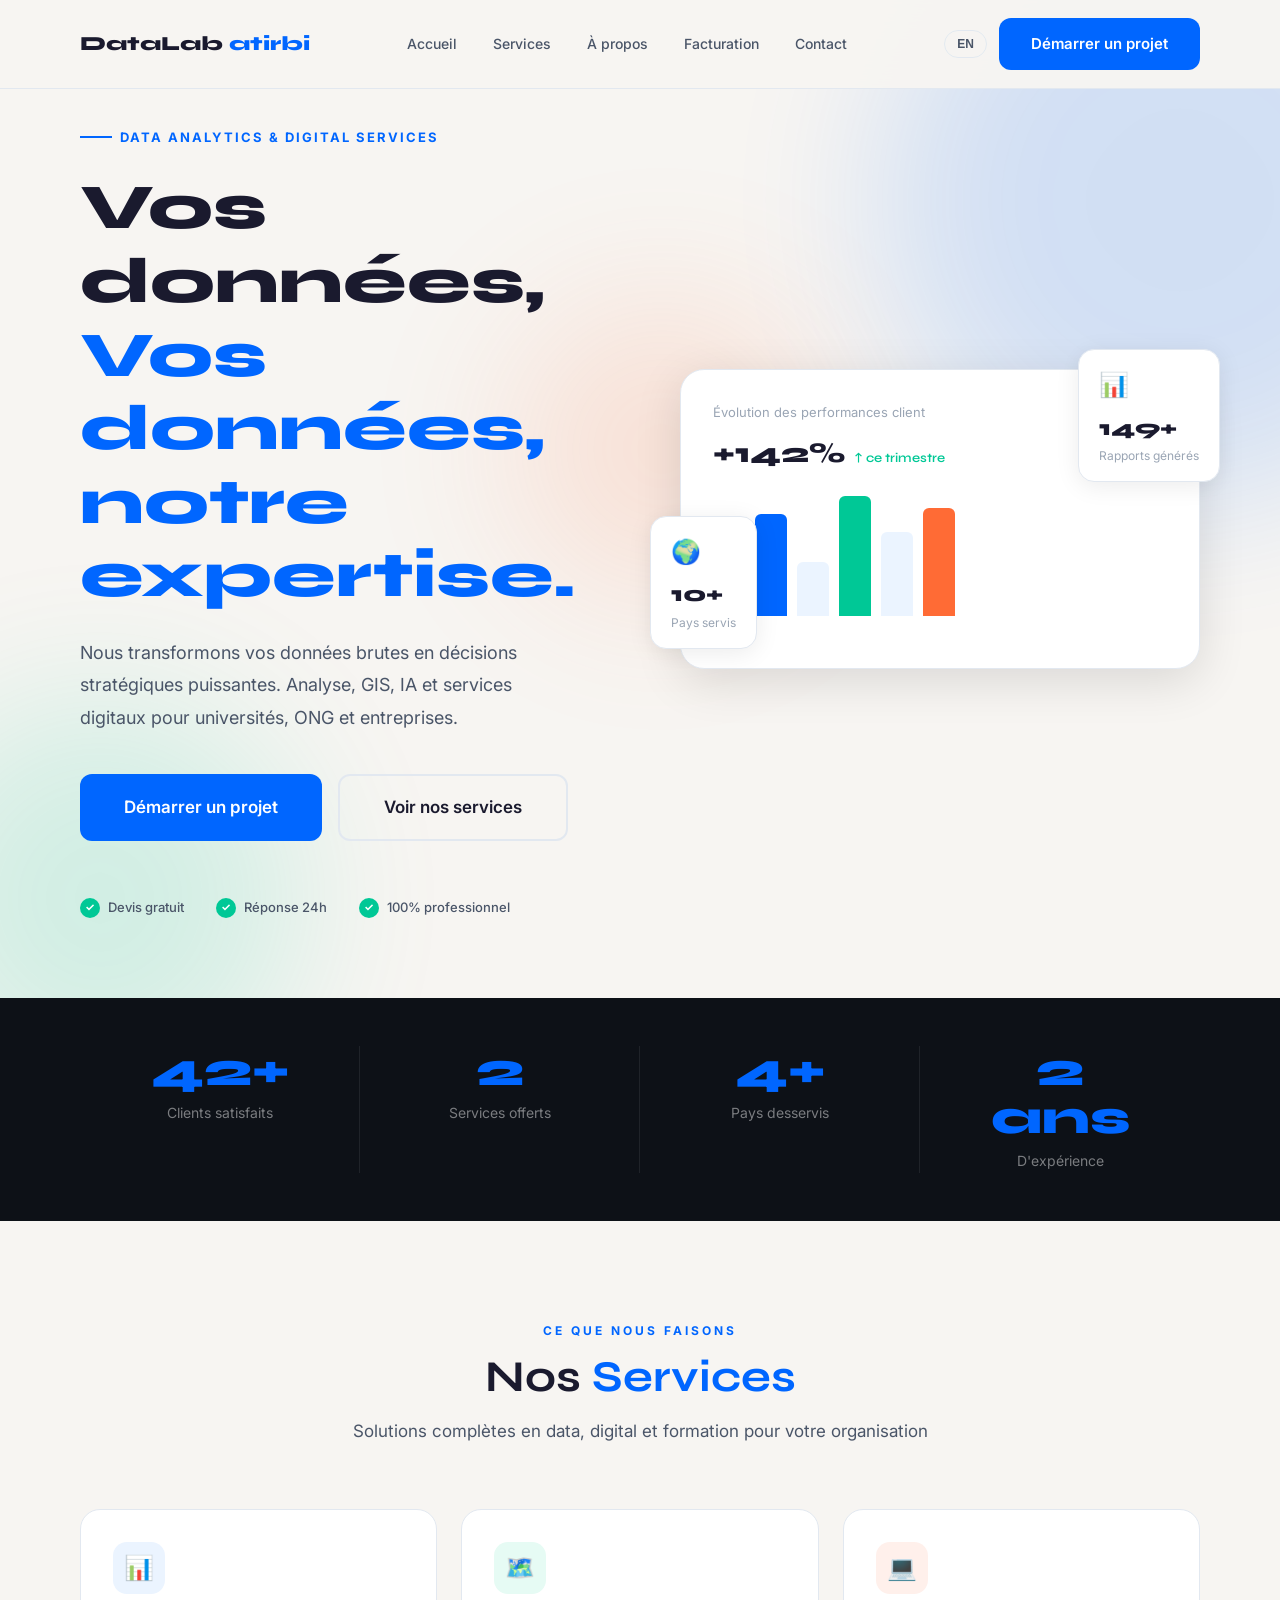
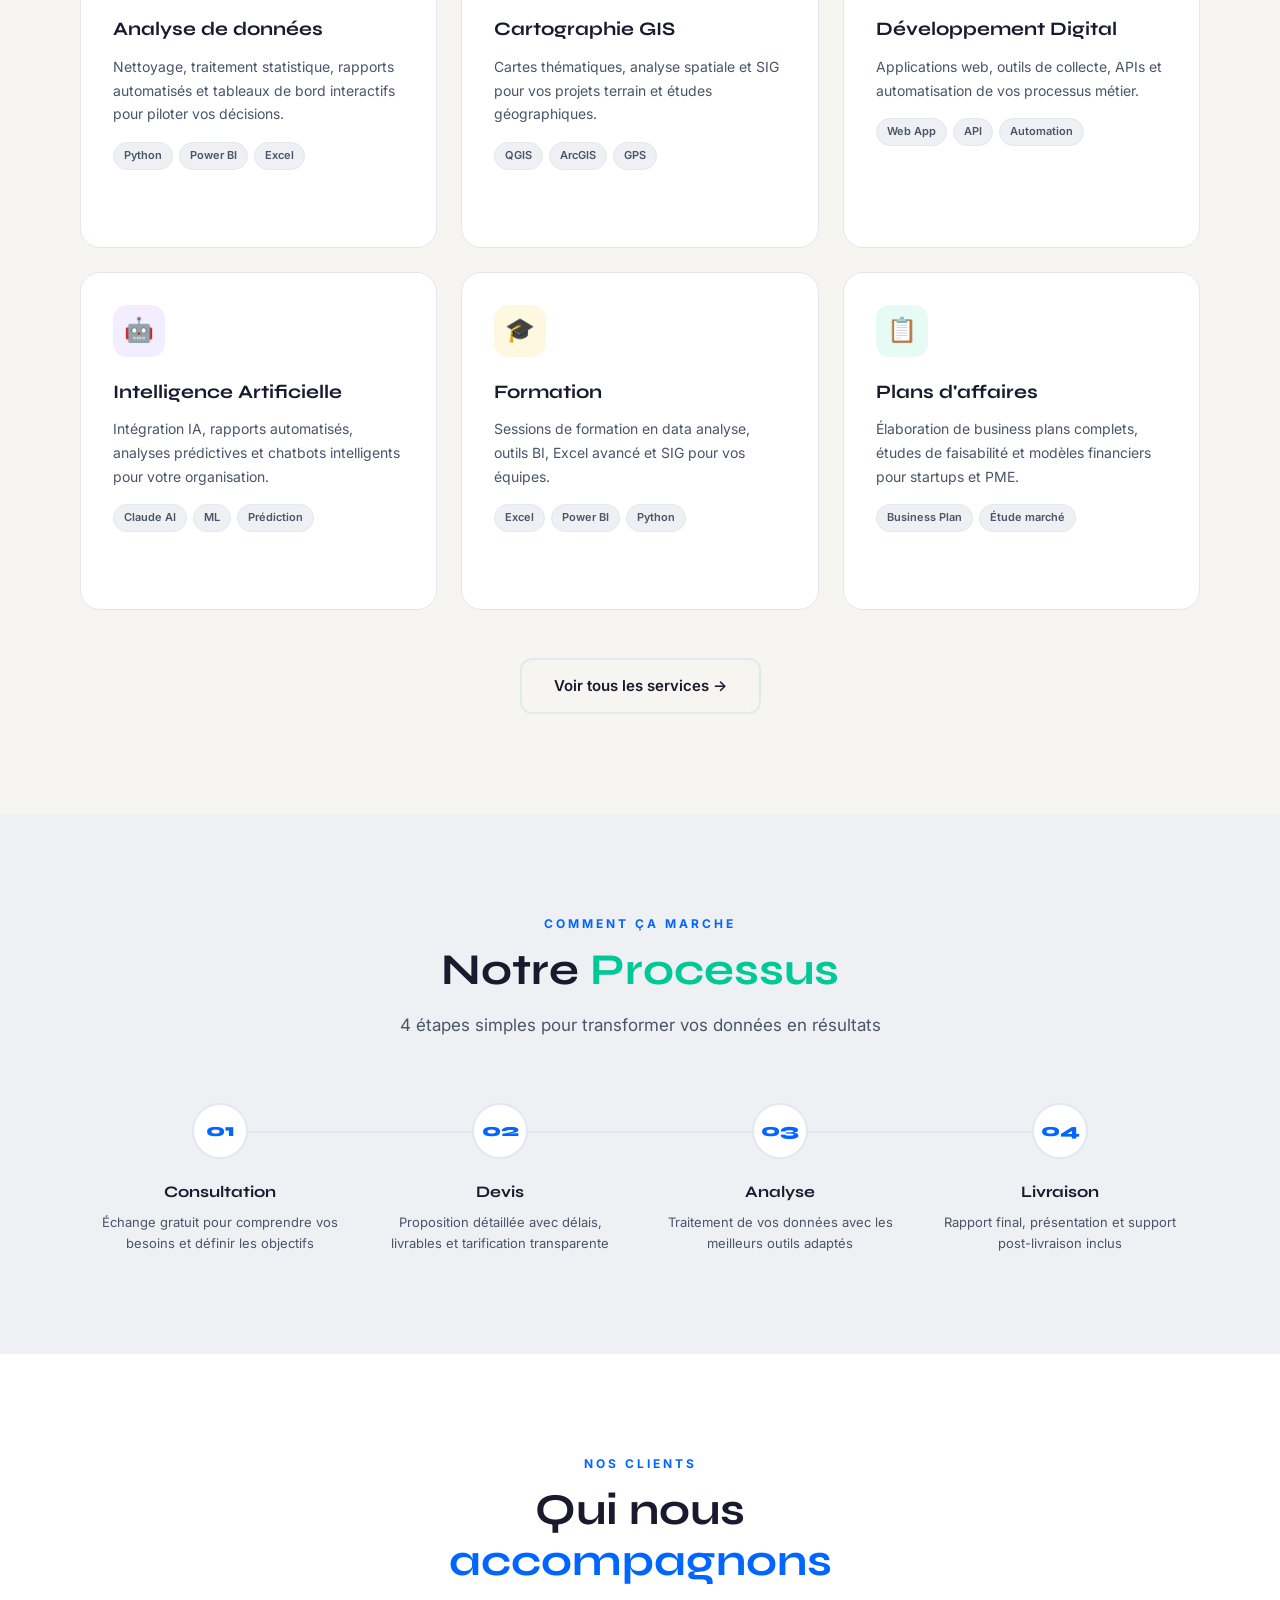
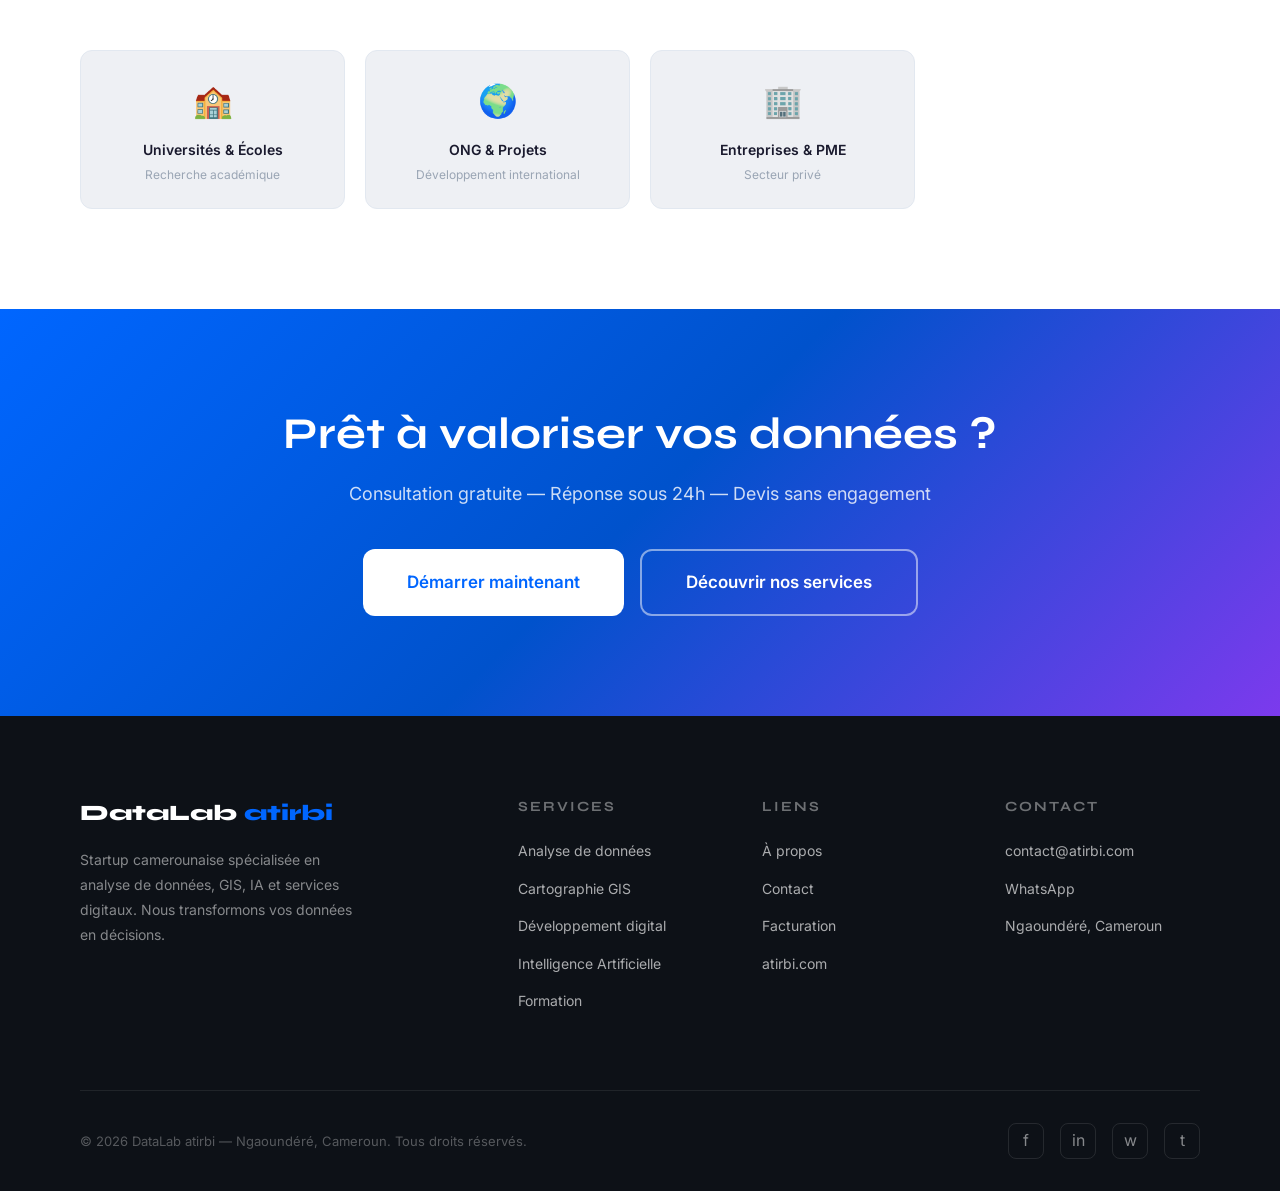
<file: index.html>
<!DOCTYPE html>
<html lang="fr">
<head>
  <meta charset="UTF-8">
  <meta name="viewport" content="width=device-width, initial-scale=1.0">
  <title>DataLab atirbi — Data Analytics & Digital Services</title>
  <meta name="description" content="DataLab atirbi — Startup camerounaise spécialisée en analyse de données, GIS, IA et services digitaux. Ngaoundéré, Cameroun.">
  <meta property="og:title" content="DataLab atirbi">
  <meta property="og:description" content="Analyse de données, GIS, IA et Digital — Cameroun & International">
  <meta property="og:image" content="assets/og-image.png">
  <link rel="stylesheet" href="css/style.css">
  <style>
    /* ---- HERO ---- */
    .hero {
      min-height: 100vh;
      display: flex; align-items: center;
      padding: 120px 0 80px;
      position: relative; overflow: hidden;
      background: var(--bg);
    }
    .hero-blob {
      position: absolute; border-radius: 50%;
      filter: blur(80px); opacity: 0.15; pointer-events: none;
    }
    .blob-1 { width: 600px; height: 600px; background: var(--primary); top: -100px; right: -200px; }
    .blob-2 { width: 400px; height: 400px; background: var(--secondary); bottom: -100px; left: -100px; }
    .blob-3 { width: 300px; height: 300px; background: var(--accent); top: 30%; left: 40%; }
    .hero-grid { display: grid; grid-template-columns: 1fr 1fr; gap: 80px; align-items: center; position: relative; z-index: 1; }
    .hero-eyebrow { display: inline-flex; align-items: center; gap: 8px; font-size: 13px; font-weight: 700; color: var(--primary); letter-spacing: 2px; text-transform: uppercase; margin-bottom: 24px; }
    .hero-eyebrow::before { content: ''; width: 32px; height: 2px; background: var(--primary); }
    .hero-title { margin-bottom: 24px; }
    .hero-title .line2 { color: var(--primary); }
    .hero-sub { font-size: 18px; line-height: 1.8; color: var(--text2); margin-bottom: 40px; max-width: 480px; }
    .hero-actions { display: flex; gap: 16px; flex-wrap: wrap; margin-bottom: 56px; }
    .hero-trust { display: flex; gap: 32px; }
    .trust-item { display: flex; align-items: center; gap: 8px; font-size: 13px; color: var(--text2); font-weight: 500; }
    .trust-item::before { content: '✓'; width: 20px; height: 20px; background: var(--secondary); color: white; border-radius: 50%; display: flex; align-items: center; justify-content: center; font-size: 11px; font-weight: 700; }

    /* Hero Visual */
    .hero-visual { position: relative; }
    .hero-card-main {
      background: var(--bg2); border-radius: 24px; padding: 32px;
      box-shadow: var(--shadow2); border: 1px solid var(--border);
    }
    .chart-bars { display: flex; align-items: flex-end; gap: 10px; height: 120px; margin: 20px 0; }
    .bar { border-radius: 6px 6px 0 0; transition: height 0.5s ease; }
    .b1 { width: 32px; height: 60%; background: #EBF4FF; }
    .b2 { width: 32px; height: 85%; background: var(--primary); }
    .b3 { width: 32px; height: 45%; background: #EBF4FF; }
    .b4 { width: 32px; height: 100%; background: var(--secondary); }
    .b5 { width: 32px; height: 70%; background: #EBF4FF; }
    .b6 { width: 32px; height: 90%; background: var(--accent); }
    .chart-label { font-size: 13px; color: var(--text3); margin-bottom: 8px; }
    .chart-value { font-family: 'Syne', sans-serif; font-size: 28px; font-weight: 800; color: var(--text); }
    .chart-change { font-size: 13px; color: var(--secondary); font-weight: 600; }

    .hero-card-sm {
      position: absolute; background: var(--bg2);
      border-radius: 16px; padding: 16px 20px;
      box-shadow: var(--shadow); border: 1px solid var(--border);
    }
    .card-sm-1 { top: -20px; right: -20px; }
    .card-sm-2 { bottom: 20px; left: -30px; }
    .card-sm-icon { font-size: 24px; margin-bottom: 6px; }
    .card-sm-val { font-family: 'Syne', sans-serif; font-size: 22px; font-weight: 800; }
    .card-sm-lbl { font-size: 12px; color: var(--text3); }

    /* ---- STATS ---- */
    .stats-bar { background: var(--dark); padding: 48px 0; }
    .stats-inner { display: grid; grid-template-columns: repeat(4, 1fr); gap: 0; }
    .stat-item { text-align: center; padding: 0 40px; border-right: 1px solid rgba(255,255,255,0.08); }
    .stat-item:last-child { border-right: none; }
    .stat-num { font-family: 'Syne', sans-serif; font-size: 48px; font-weight: 800; color: white; line-height: 1; }
    .stat-num span { color: var(--primary); }
    .stat-label { font-size: 14px; color: rgba(255,255,255,0.45); margin-top: 8px; }

    /* ---- SERVICES PREVIEW ---- */
    .services-grid { display: grid; grid-template-columns: repeat(3, 1fr); gap: 24px; }
    .service-card { background: var(--bg2); border-radius: var(--radius2); padding: 32px; border: 1.5px solid var(--border); transition: all 0.3s ease; cursor: pointer; }
    .service-card:hover { border-color: var(--primary); transform: translateY(-6px); box-shadow: var(--shadow2); }
    .service-card:hover .service-arrow { opacity: 1; transform: translateX(0); }
    .service-icon { width: 52px; height: 52px; border-radius: 14px; display: flex; align-items: center; justify-content: center; font-size: 24px; margin-bottom: 20px; }
    .service-name { font-size: 19px; font-weight: 700; font-family: 'Syne', sans-serif; margin-bottom: 10px; }
    .service-desc { font-size: 14px; color: var(--text2); line-height: 1.7; margin-bottom: 16px; }
    .service-tags { display: flex; flex-wrap: wrap; gap: 6px; margin-bottom: 16px; }
    .service-arrow { font-size: 18px; color: var(--primary); opacity: 0; transform: translateX(-8px); transition: all 0.3s; }

    /* ---- PROCESS ---- */
    .process-section { background: var(--bg3); }
    .process-grid { display: grid; grid-template-columns: repeat(4, 1fr); gap: 0; position: relative; }
    .process-grid::before { content: ''; position: absolute; top: 28px; left: 12.5%; right: 12.5%; height: 2px; background: var(--border); z-index: 0; }
    .process-step { text-align: center; padding: 0 20px; position: relative; }
    .process-num { width: 56px; height: 56px; border-radius: 50%; background: var(--bg2); border: 2px solid var(--border); display: flex; align-items: center; justify-content: center; margin: 0 auto 20px; font-family: 'Syne', sans-serif; font-size: 18px; font-weight: 800; color: var(--primary); position: relative; z-index: 1; transition: all 0.3s; }
    .process-step:hover .process-num { background: var(--primary); color: white; border-color: var(--primary); }
    .process-step-name { font-size: 16px; font-weight: 700; font-family: 'Syne', sans-serif; margin-bottom: 8px; }
    .process-step-desc { font-size: 13px; color: var(--text2); line-height: 1.6; }

    /* ---- CLIENTS ---- */
    .clients-section { background: var(--bg2); }
    .clients-grid { display: grid; grid-template-columns: repeat(4, 1fr); gap: 20px; }
    .client-card { background: var(--bg3); border-radius: var(--radius); padding: 24px; text-align: center; border: 1px solid var(--border); transition: all 0.3s; }
    .client-card:hover { border-color: var(--primary); background: white; box-shadow: var(--shadow); }
    .client-icon { font-size: 32px; margin-bottom: 12px; }
    .client-name { font-size: 14px; font-weight: 600; color: var(--text); }
    .client-type { font-size: 12px; color: var(--text3); margin-top: 4px; }

    /* ---- CTA SECTION ---- */
    .cta-section {
      background: linear-gradient(135deg, var(--primary) 0%, #0052CC 50%, var(--purple) 100%);
      padding: 100px 0; text-align: center; color: white;
    }
    .cta-section h2 { color: white; margin-bottom: 20px; }
    .cta-section p { color: rgba(255,255,255,0.8); font-size: 18px; margin-bottom: 40px; }
    .cta-actions { display: flex; gap: 16px; justify-content: center; flex-wrap: wrap; }
    .btn-white { background: white; color: var(--primary); }
    .btn-white:hover { background: rgba(255,255,255,0.9); transform: translateY(-2px); }
    .btn-outline-white { background: transparent; color: white; border: 2px solid rgba(255,255,255,0.5); }
    .btn-outline-white:hover { border-color: white; background: rgba(255,255,255,0.1); }

    @media (max-width: 1024px) {
      .hero-grid { grid-template-columns: 1fr; }
      .hero-visual { display: none; }
      .stats-inner { grid-template-columns: repeat(2, 1fr); gap: 32px; }
      .stat-item { border-right: none; }
      .services-grid { grid-template-columns: repeat(2, 1fr); }
      .process-grid { grid-template-columns: repeat(2, 1fr); }
      .clients-grid { grid-template-columns: repeat(2, 1fr); }
    }
    @media (max-width: 768px) {
      .hero-trust { flex-direction: column; gap: 12px; }
      .services-grid, .clients-grid { grid-template-columns: 1fr; }
    }
  </style>
</head>
<body>

<!-- NAVBAR -->
<nav class="navbar">
  <div class="nav-inner">
    <a href="index.html" class="nav-logo">DataLab <span class="accent">atirbi</span></a>
    <ul class="nav-menu">
      <li><a href="index.html" data-i18n="nav_home">Accueil</a></li>
      <li><a href="services.html" data-i18n="nav_services">Services</a></li>
      <li><a href="about.html" data-i18n="nav_about">À propos</a></li>
      <li><a href="invoice.html" data-i18n="nav_invoice">Facturation</a></li>
      <li><a href="contact.html" data-i18n="nav_contact">Contact</a></li>
    </ul>
    <div class="nav-actions">
      <button class="lang-toggle" onclick="toggleLang()">EN</button>
      <a href="contact.html" class="btn nav-cta" data-i18n="nav_cta">Démarrer un projet</a>
      <div class="nav-hamburger">
        <span></span><span></span><span></span>
      </div>
    </div>
  </div>
</nav>

<!-- HERO -->
<section class="hero">
  <div class="hero-blob blob-1"></div>
  <div class="hero-blob blob-2"></div>
  <div class="hero-blob blob-3"></div>
  <div class="container">
    <div class="hero-grid">
      <div class="hero-content">
        <div class="hero-eyebrow" data-i18n="hero_tag">Data Analytics & Digital Services</div>
        <h1 class="hero-title animate-fade-up">
          Vos données,<br>
          <span class="line2" data-i18n="hero_title">notre expertise.</span>
        </h1>
        <p class="hero-sub animate-fade-up delay-2" data-i18n="hero_sub">
          Nous transformons vos données brutes en décisions stratégiques puissantes. Analyse, GIS, IA et services digitaux pour universités, ONG et entreprises.
        </p>
        <div class="hero-actions animate-fade-up delay-3">
          <a href="contact.html" class="btn btn-primary btn-lg" data-i18n="hero_btn1">Démarrer un projet</a>
          <a href="services.html" class="btn btn-outline btn-lg" data-i18n="hero_btn2">Voir nos services</a>
        </div>
        <div class="hero-trust animate-fade-up delay-4">
          <span class="trust-item">Devis gratuit</span>
          <span class="trust-item">Réponse 24h</span>
          <span class="trust-item">100% professionnel</span>
        </div>
      </div>
      <div class="hero-visual animate-fade-up delay-2">
        <div class="hero-card-main">
          <div class="chart-label">Évolution des performances client</div>
          <div class="chart-value">+142% <span class="chart-change">↑ ce trimestre</span></div>
          <div class="chart-bars">
            <div class="bar b1"></div>
            <div class="bar b2"></div>
            <div class="bar b3"></div>
            <div class="bar b4"></div>
            <div class="bar b5"></div>
            <div class="bar b6"></div>
          </div>
        </div>
        <div class="hero-card-sm card-sm-1">
          <div class="card-sm-icon">📊</div>
          <div class="card-sm-val" data-counter data-target="150" data-suffix="+">150+</div>
          <div class="card-sm-lbl">Rapports générés</div>
        </div>
        <div class="hero-card-sm card-sm-2">
          <div class="card-sm-icon">🌍</div>
          <div class="card-sm-val">10+</div>
          <div class="card-sm-lbl">Pays servis</div>
        </div>
      </div>
    </div>
  </div>
</section>

<!-- STATS BAR -->
<div class="stats-bar">
  <div class="container">
    <div class="stats-inner">
      <div class="stat-item reveal">
        <div class="stat-num"><span data-counter data-target="100" data-suffix="+">100+</span></div>
        <div class="stat-label">Clients satisfaits</div>
      </div>
      <div class="stat-item reveal delay-1">
        <div class="stat-num"><span data-counter data-target="6" data-suffix="">6</span></div>
        <div class="stat-label">Services offerts</div>
      </div>
      <div class="stat-item reveal delay-2">
        <div class="stat-num"><span data-counter data-target="10" data-suffix="+">10+</span></div>
        <div class="stat-label">Pays desservis</div>
      </div>
      <div class="stat-item reveal delay-3">
        <div class="stat-num"><span data-counter data-target="5" data-suffix=" ans">5 ans</span></div>
        <div class="stat-label">D'expérience</div>
      </div>
    </div>
  </div>
</div>

<!-- SERVICES PREVIEW -->
<section class="section" id="services">
  <div class="container">
    <div class="section-header reveal">
      <div class="section-tag" data-i18n="services_tag">Ce que nous faisons</div>
      <h2 class="section-title">Nos <span class="highlight">Services</span></h2>
      <p class="section-desc">Solutions complètes en data, digital et formation pour votre organisation</p>
    </div>
    <div class="services-grid">
      <div class="service-card reveal">
        <div class="service-icon" style="background:#EBF4FF">📊</div>
        <div class="service-name">Analyse de données</div>
        <div class="service-desc">Nettoyage, traitement statistique, rapports automatisés et tableaux de bord interactifs pour piloter vos décisions.</div>
        <div class="service-tags">
          <span class="chip">Python</span><span class="chip">Power BI</span><span class="chip">Excel</span>
        </div>
        <div class="service-arrow">→</div>
      </div>
      <div class="service-card reveal delay-1">
        <div class="service-icon" style="background:#E6FBF4">🗺️</div>
        <div class="service-name">Cartographie GIS</div>
        <div class="service-desc">Cartes thématiques, analyse spatiale et SIG pour vos projets terrain et études géographiques.</div>
        <div class="service-tags">
          <span class="chip">QGIS</span><span class="chip">ArcGIS</span><span class="chip">GPS</span>
        </div>
        <div class="service-arrow">→</div>
      </div>
      <div class="service-card reveal delay-2">
        <div class="service-icon" style="background:#FFF0EB">💻</div>
        <div class="service-name">Développement Digital</div>
        <div class="service-desc">Applications web, outils de collecte, APIs et automatisation de vos processus métier.</div>
        <div class="service-tags">
          <span class="chip">Web App</span><span class="chip">API</span><span class="chip">Automation</span>
        </div>
        <div class="service-arrow">→</div>
      </div>
      <div class="service-card reveal">
        <div class="service-icon" style="background:#F3EEFF">🤖</div>
        <div class="service-name">Intelligence Artificielle</div>
        <div class="service-desc">Intégration IA, rapports automatisés, analyses prédictives et chatbots intelligents pour votre organisation.</div>
        <div class="service-tags">
          <span class="chip">Claude AI</span><span class="chip">ML</span><span class="chip">Prédiction</span>
        </div>
        <div class="service-arrow">→</div>
      </div>
      <div class="service-card reveal delay-1">
        <div class="service-icon" style="background:#FFF8E1">🎓</div>
        <div class="service-name">Formation</div>
        <div class="service-desc">Sessions de formation en data analyse, outils BI, Excel avancé et SIG pour vos équipes.</div>
        <div class="service-tags">
          <span class="chip">Excel</span><span class="chip">Power BI</span><span class="chip">Python</span>
        </div>
        <div class="service-arrow">→</div>
      </div>
      <div class="service-card reveal delay-2">
        <div class="service-icon" style="background:#E6FBF4">📋</div>
        <div class="service-name">Plans d'affaires</div>
        <div class="service-desc">Élaboration de business plans complets, études de faisabilité et modèles financiers pour startups et PME.</div>
        <div class="service-tags">
          <span class="chip">Business Plan</span><span class="chip">Étude marché</span>
        </div>
        <div class="service-arrow">→</div>
      </div>
    </div>
    <div style="text-align:center;margin-top:48px">
      <a href="services.html" class="btn btn-outline">Voir tous les services →</a>
    </div>
  </div>
</section>

<!-- PROCESS -->
<section class="section process-section" id="process">
  <div class="container">
    <div class="section-header reveal">
      <div class="section-tag">Comment ça marche</div>
      <h2 class="section-title">Notre <span class="highlight-green">Processus</span></h2>
      <p class="section-desc">4 étapes simples pour transformer vos données en résultats</p>
    </div>
    <div class="process-grid">
      <div class="process-step reveal">
        <div class="process-num">01</div>
        <div class="process-step-name">Consultation</div>
        <div class="process-step-desc">Échange gratuit pour comprendre vos besoins et définir les objectifs</div>
      </div>
      <div class="process-step reveal delay-1">
        <div class="process-num">02</div>
        <div class="process-step-name">Devis</div>
        <div class="process-step-desc">Proposition détaillée avec délais, livrables et tarification transparente</div>
      </div>
      <div class="process-step reveal delay-2">
        <div class="process-num">03</div>
        <div class="process-step-name">Analyse</div>
        <div class="process-step-desc">Traitement de vos données avec les meilleurs outils adaptés</div>
      </div>
      <div class="process-step reveal delay-3">
        <div class="process-num">04</div>
        <div class="process-step-name">Livraison</div>
        <div class="process-step-desc">Rapport final, présentation et support post-livraison inclus</div>
      </div>
    </div>
  </div>
</section>

<!-- CLIENTS TYPES -->
<section class="section clients-section">
  <div class="container">
    <div class="section-header reveal">
      <div class="section-tag">Nos clients</div>
      <h2 class="section-title">Qui nous <span class="highlight">accompagnons</span></h2>
    </div>
    <div class="clients-grid">
      <div class="client-card reveal"><div class="client-icon">🏫</div><div class="client-name">Universités & Écoles</div><div class="client-type">Recherche académique</div></div>
      <div class="client-card reveal delay-1"><div class="client-icon">🌍</div><div class="client-name">ONG & Projets</div><div class="client-type">Développement international</div></div>
      <div class="client-card reveal delay-2"><div class="client-icon">🏢</div><div class="client-name">Entreprises & PME</div><div class="client-type">Secteur privé</div></div>
      <div class="client-card reveal delay-3"><div class="client-icon">🏛️</div><div class="client-name">Institutions publiques</div><div class="client-type">Administration & Mairies</div></div>
    </div>
  </div>
</section>

<!-- CTA -->
<section class="cta-section">
  <div class="container">
    <div class="reveal">
      <h2>Prêt à valoriser vos données ?</h2>
      <p>Consultation gratuite — Réponse sous 24h — Devis sans engagement</p>
      <div class="cta-actions">
        <a href="contact.html" class="btn btn-white btn-lg">Démarrer maintenant</a>
        <a href="services.html" class="btn btn-outline-white btn-lg">Découvrir nos services</a>
      </div>
    </div>
  </div>
</section>

<!-- FOOTER -->
<footer class="footer">
  <div class="container">
    <div class="footer-grid">
      <div class="footer-brand">
        <div class="logo">DataLab <span>atirbi</span></div>
        <p>Startup camerounaise spécialisée en analyse de données, GIS, IA et services digitaux. Nous transformons vos données en décisions.</p>
      </div>
      <div class="footer-col">
        <h5>Services</h5>
        <ul>
          <li><a href="services.html">Analyse de données</a></li>
          <li><a href="services.html">Cartographie GIS</a></li>
          <li><a href="services.html">Développement digital</a></li>
          <li><a href="services.html">Intelligence Artificielle</a></li>
          <li><a href="services.html">Formation</a></li>
        </ul>
      </div>
      <div class="footer-col">
        <h5>Liens</h5>
        <ul>
          <li><a href="about.html">À propos</a></li>
          <li><a href="contact.html">Contact</a></li>
          <li><a href="invoice.html">Facturation</a></li>
          <li><a href="https://atirbi.com">atirbi.com</a></li>
        </ul>
      </div>
      <div class="footer-col">
        <h5>Contact</h5>
        <ul>
          <li><a href="mailto:contact@atirbi.com">contact@atirbi.com</a></li>
          <li><a href="#">WhatsApp</a></li>
          <li><a href="#">Ngaoundéré, Cameroun</a></li>
        </ul>
      </div>
    </div>
    <div class="footer-bottom">
      <p data-i18n="footer_copy">© 2026 DataLab atirbi — Ngaoundéré, Cameroun. Tous droits réservés.</p>
      <div class="footer-socials">
        <a href="#" title="Facebook">f</a>
        <a href="#" title="LinkedIn">in</a>
        <a href="#" title="WhatsApp">w</a>
        <a href="#" title="Telegram">t</a>
      </div>
    </div>
  </div>
</footer>

<div id="toast" class="toast"></div>
<script src="js/main.js"></script>
</body>
</html>
</file>
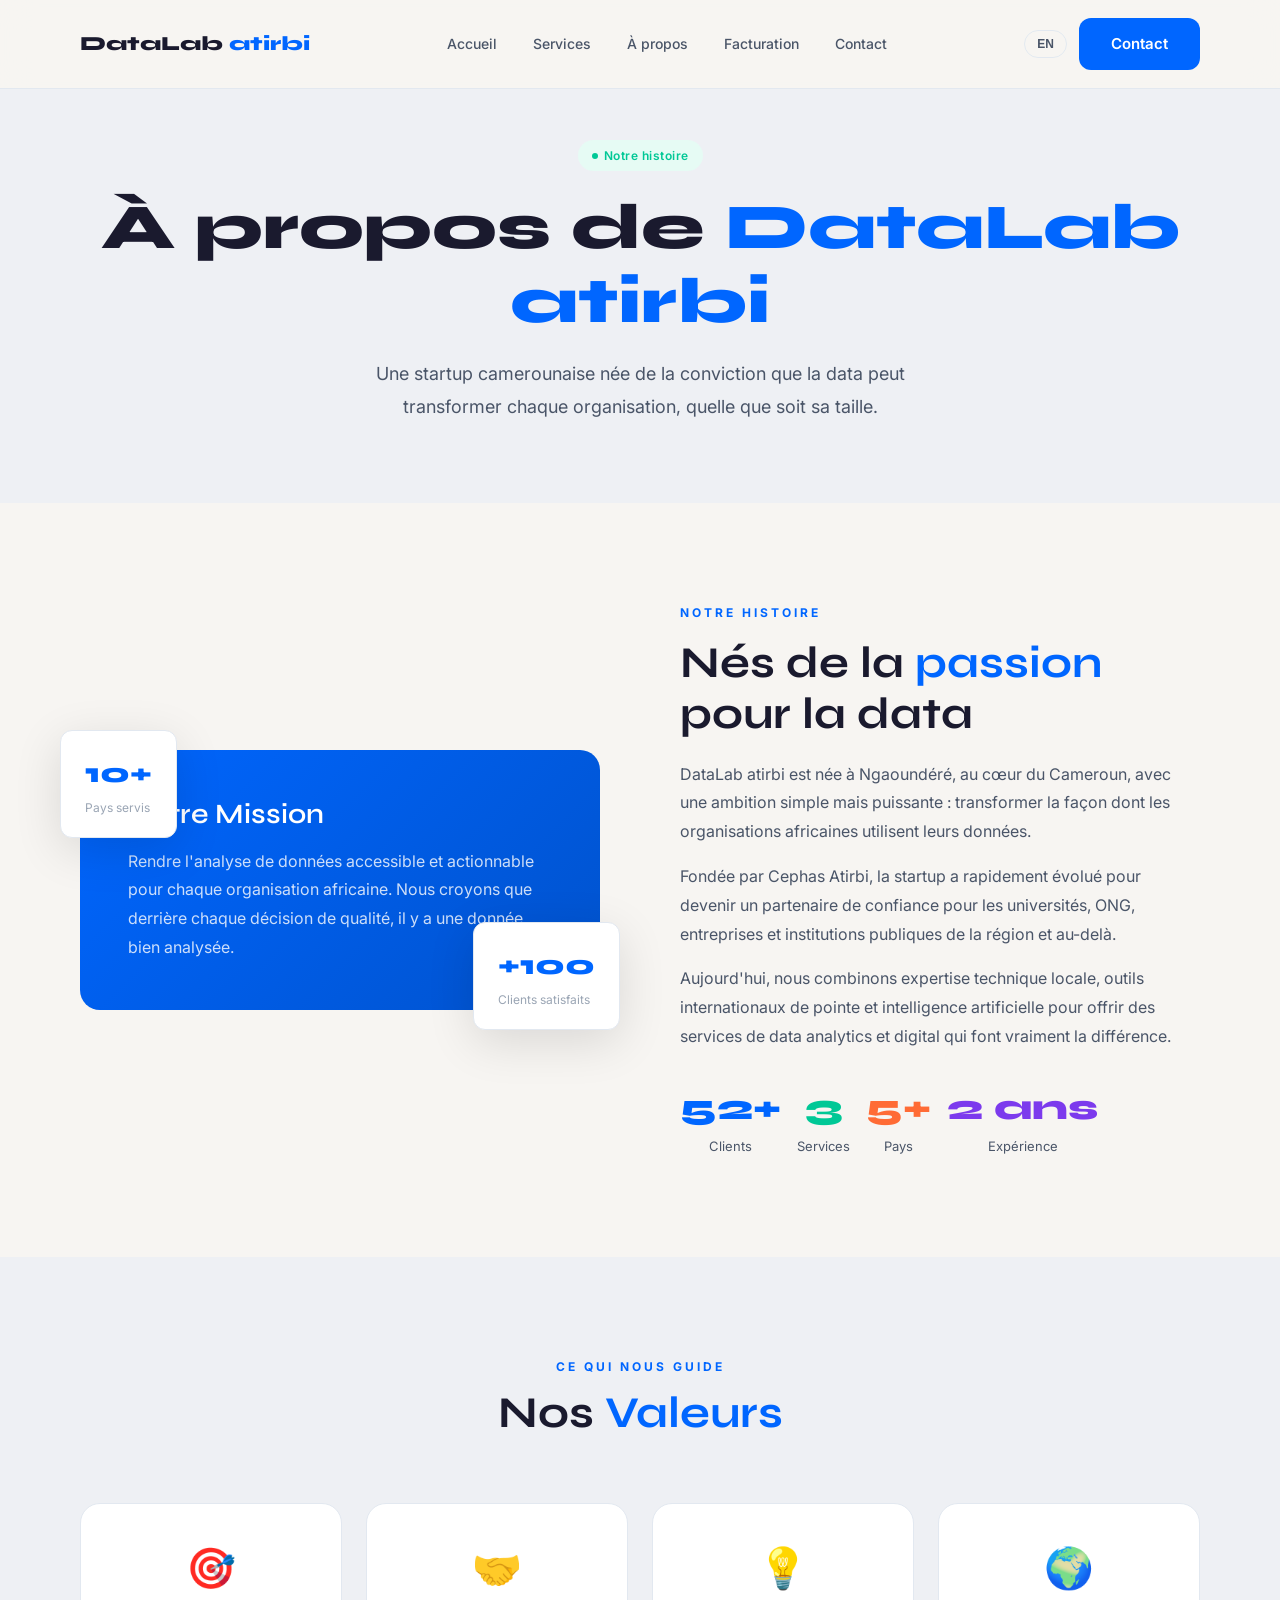
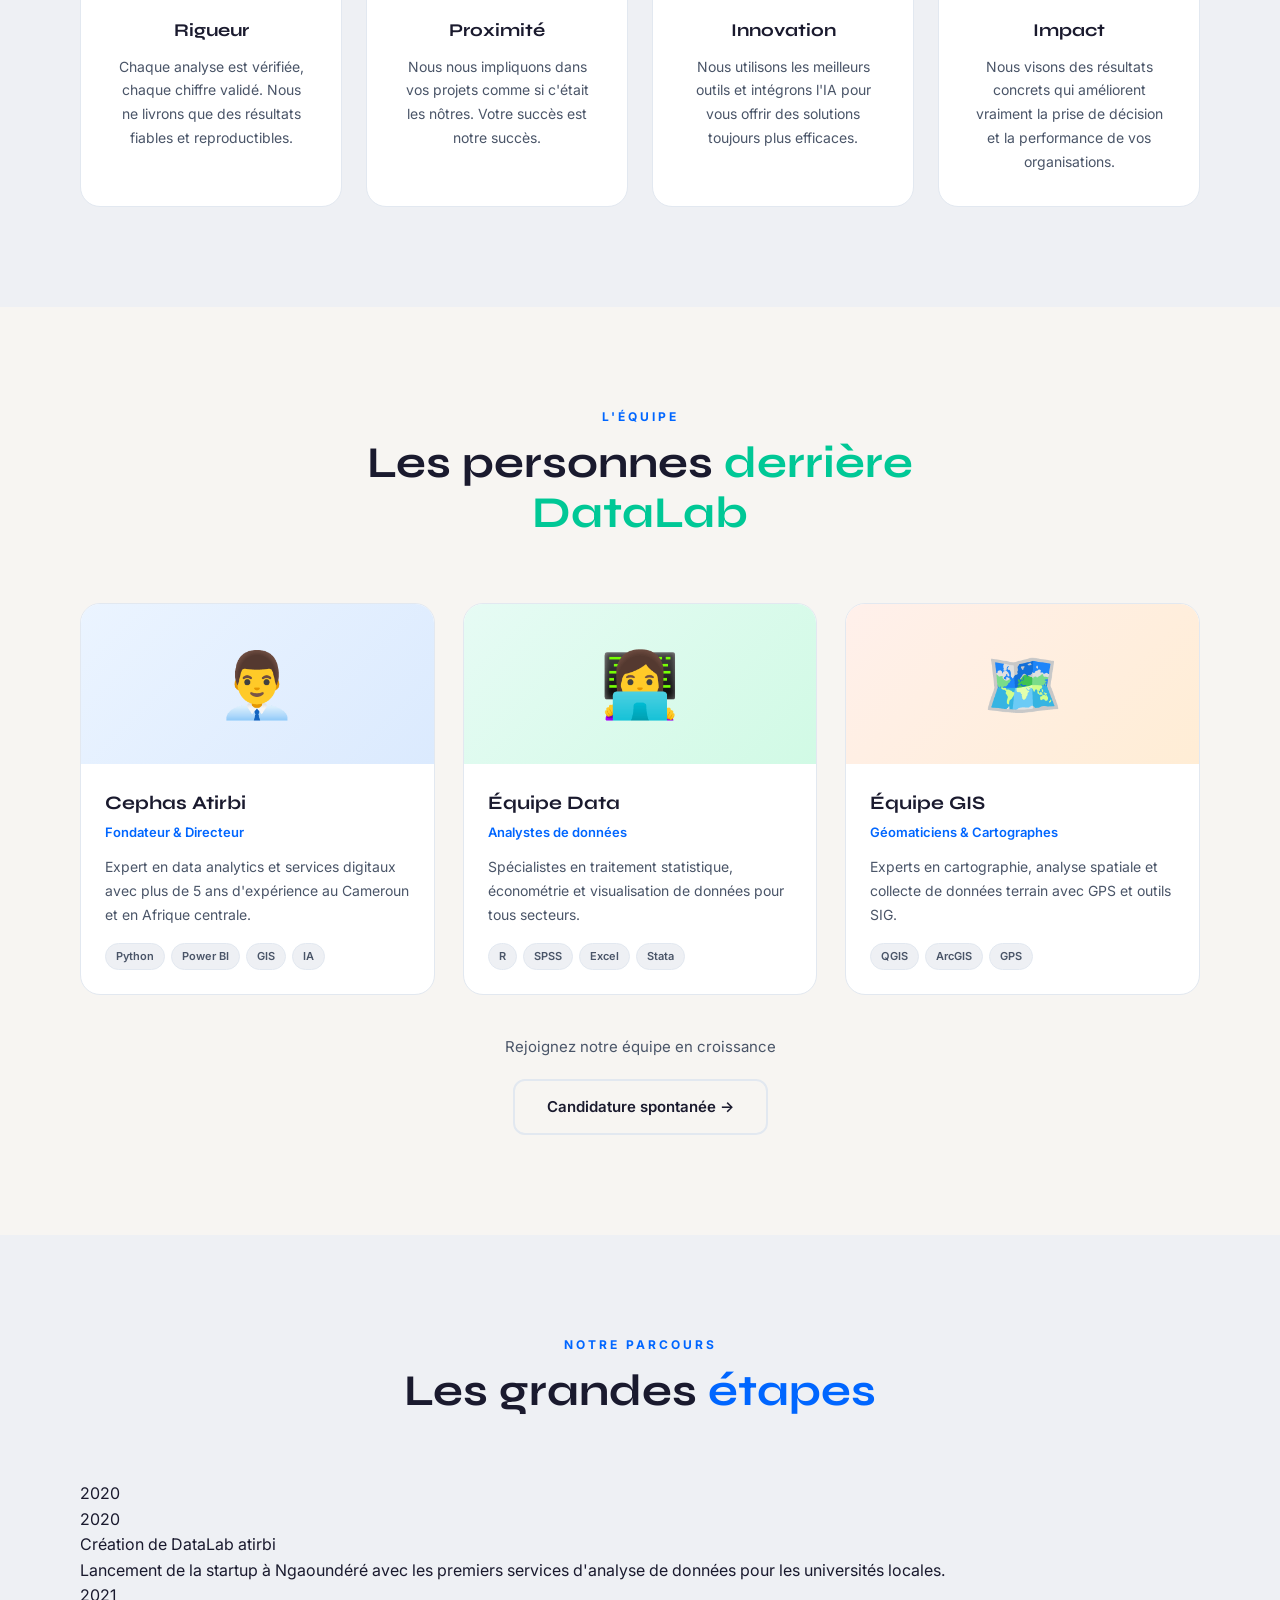
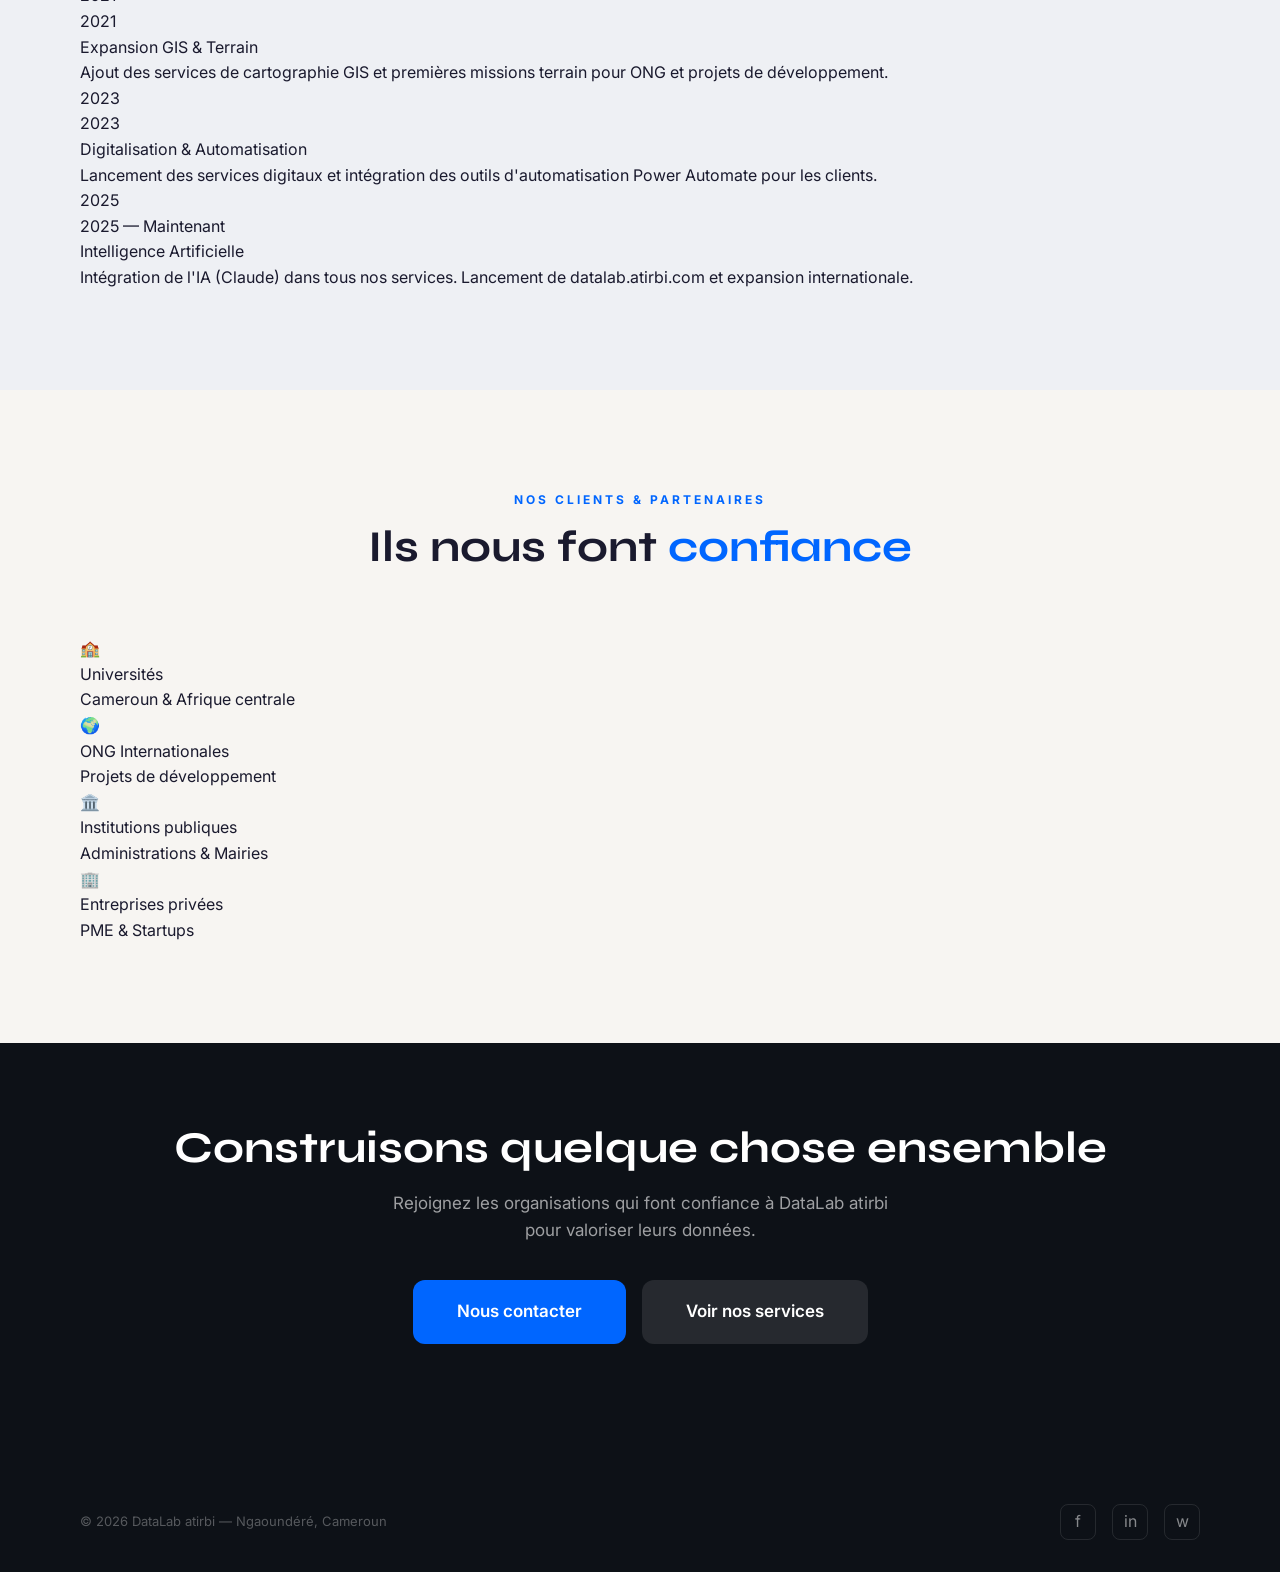
<file: about.html>
<!DOCTYPE html>
<html lang="fr">
<head>
  <meta charset="UTF-8">
  <meta name="viewport" content="width=device-width, initial-scale=1.0">
  <title>À propos — DataLab atirbi</title>
  <link rel="stylesheet" href="css/style.css">
  <style>
    .page-hero { padding: 140px 0 80px; background: var(--bg3); text-align: center; }
    .page-hero h1 { margin-bottom: 20px; }
    .page-hero p { font-size: 18px; color: var(--text2); max-width: 580px; margin: 0 auto; line-height: 1.8; }

    /* STORY */
    .story-grid { display: grid; grid-template-columns: 1fr 1fr; gap: 80px; align-items: center; }
    .story-visual { position: relative; }
    .story-main-card { background: linear-gradient(135deg, var(--primary), #0052CC); border-radius: var(--radius2); padding: 48px; color: white; }
    .story-main-card h3 { color: white; font-size: 28px; margin-bottom: 16px; }
    .story-main-card p { color: rgba(255,255,255,0.8); line-height: 1.8; }
    .story-stat-card { position: absolute; background: white; border-radius: var(--radius); padding: 20px 24px; box-shadow: var(--shadow2); border: 1px solid var(--border); }
    .ssc-1 { bottom: -20px; right: -20px; }
    .ssc-2 { top: -20px; left: -20px; }
    .ssc-val { font-family: 'Syne', sans-serif; font-size: 28px; font-weight: 800; color: var(--primary); }
    .ssc-lbl { font-size: 12px; color: var(--text3); margin-top: 2px; }
    .story-text .eyebrow { font-size: 12px; font-weight: 700; letter-spacing: 3px; text-transform: uppercase; color: var(--primary); margin-bottom: 16px; }
    .story-text h2 { margin-bottom: 20px; }
    .story-text p { margin-bottom: 16px; line-height: 1.8; }

    /* VALUES */
    .values-section { background: var(--bg3); }
    .values-grid { display: grid; grid-template-columns: repeat(4, 1fr); gap: 24px; }
    .value-card { background: white; border-radius: var(--radius2); padding: 32px; text-align: center; border: 1px solid var(--border); transition: all 0.3s; }
    .value-card:hover { transform: translateY(-4px); box-shadow: var(--shadow); }
    .value-icon { font-size: 40px; margin-bottom: 16px; }
    .value-name { font-size: 18px; font-weight: 700; font-family: 'Syne', sans-serif; margin-bottom: 10px; }
    .value-desc { font-size: 14px; color: var(--text2); line-height: 1.7; }

    /* TEAM */
    .team-grid { display: grid; grid-template-columns: repeat(3, 1fr); gap: 28px; }
    .team-card { background: white; border-radius: var(--radius2); overflow: hidden; border: 1px solid var(--border); transition: all 0.3s; }
    .team-card:hover { transform: translateY(-4px); box-shadow: var(--shadow2); }
    .team-avatar { height: 160px; display: flex; align-items: center; justify-content: center; font-size: 64px; }
    .team-info { padding: 24px; }
    .team-name { font-size: 19px; font-weight: 700; font-family: 'Syne', sans-serif; margin-bottom: 4px; }
    .team-role { font-size: 13px; color: var(--primary); font-weight: 600; margin-bottom: 12px; }
    .team-bio { font-size: 14px; color: var(--text2); line-height: 1.7; margin-bottom: 16px; }
    .team-skills { display: flex; flex-wrap: wrap; gap: 6px; }

    /* MILESTONES -->
    .timeline { max-width: 700px; margin: 0 auto; position: relative; }
    .timeline::before { content: ''; position: absolute; left: 28px; top: 0; bottom: 0; width: 2px; background: var(--border); }
    .timeline-item { display: flex; gap: 24px; margin-bottom: 36px; }
    .timeline-dot { width: 56px; height: 56px; border-radius: 50%; background: white; border: 2px solid var(--border); display: flex; align-items: center; justify-content: center; font-family: 'Syne', sans-serif; font-size: 13px; font-weight: 800; color: var(--primary); flex-shrink: 0; position: relative; z-index: 1; }
    .timeline-dot.active { background: var(--primary); color: white; border-color: var(--primary); }
    .timeline-content { padding-top: 12px; }
    .timeline-year { font-size: 12px; font-weight: 700; color: var(--primary); letter-spacing: 2px; margin-bottom: 4px; }
    .timeline-title { font-size: 17px; font-weight: 700; font-family: 'Syne', sans-serif; margin-bottom: 6px; }
    .timeline-desc { font-size: 14px; color: var(--text2); line-height: 1.7; }

    /* PARTNERS -->
    .partners-grid { display: grid; grid-template-columns: repeat(4, 1fr); gap: 20px; }
    .partner-card { background: white; border-radius: var(--radius); padding: 24px; text-align: center; border: 1px solid var(--border); }
    .partner-icon { font-size: 32px; margin-bottom: 10px; }
    .partner-name { font-size: 14px; font-weight: 600; }
    .partner-type { font-size: 12px; color: var(--text3); margin-top: 4px; }

    @media (max-width: 1024px) {
      .story-grid { grid-template-columns: 1fr; }
      .story-visual { display: none; }
      .values-grid { grid-template-columns: repeat(2, 1fr); }
      .team-grid { grid-template-columns: repeat(2, 1fr); }
      .partners-grid { grid-template-columns: repeat(2, 1fr); }
    }
    @media (max-width: 768px) {
      .values-grid, .team-grid, .partners-grid { grid-template-columns: 1fr; }
    }
  </style>
</head>
<body>

<nav class="navbar">
  <div class="nav-inner">
    <a href="index.html" class="nav-logo">DataLab <span class="accent">atirbi</span></a>
    <ul class="nav-menu">
      <li><a href="index.html" data-i18n="nav_home">Accueil</a></li>
      <li><a href="services.html" data-i18n="nav_services">Services</a></li>
      <li><a href="about.html" data-i18n="nav_about">À propos</a></li>
      <li><a href="invoice.html" data-i18n="nav_invoice">Facturation</a></li>
      <li><a href="contact.html" data-i18n="nav_contact">Contact</a></li>
    </ul>
    <div class="nav-actions">
      <button class="lang-toggle" onclick="toggleLang()">EN</button>
      <a href="contact.html" class="btn nav-cta">Contact</a>
      <div class="nav-hamburger"><span></span><span></span><span></span></div>
    </div>
  </div>
</nav>

<div class="page-hero">
  <div class="container">
    <span class="badge badge-green badge-dot" style="margin-bottom:20px">Notre histoire</span>
    <h1>À propos de <span style="color:var(--primary)">DataLab atirbi</span></h1>
    <p>Une startup camerounaise née de la conviction que la data peut transformer chaque organisation, quelle que soit sa taille.</p>
  </div>
</div>

<!-- STORY -->
<section class="section">
  <div class="container">
    <div class="story-grid">
      <div class="story-visual">
        <div class="story-main-card">
          <h3>Notre Mission</h3>
          <p>Rendre l'analyse de données accessible et actionnable pour chaque organisation africaine. Nous croyons que derrière chaque décision de qualité, il y a une donnée bien analysée.</p>
        </div>
        <div class="story-stat-card ssc-1">
          <div class="ssc-val">+100</div>
          <div class="ssc-lbl">Clients satisfaits</div>
        </div>
        <div class="story-stat-card ssc-2">
          <div class="ssc-val">10+</div>
          <div class="ssc-lbl">Pays servis</div>
        </div>
      </div>
      <div class="story-text reveal">
        <div class="eyebrow">Notre histoire</div>
        <h2>Nés de la <span style="color:var(--primary)">passion</span> pour la data</h2>
        <p>DataLab atirbi est née à Ngaoundéré, au cœur du Cameroun, avec une ambition simple mais puissante : transformer la façon dont les organisations africaines utilisent leurs données.</p>
        <p>Fondée par Cephas Atirbi, la startup a rapidement évolué pour devenir un partenaire de confiance pour les universités, ONG, entreprises et institutions publiques de la région et au-delà.</p>
        <p>Aujourd'hui, nous combinons expertise technique locale, outils internationaux de pointe et intelligence artificielle pour offrir des services de data analytics et digital qui font vraiment la différence.</p>
        <div style="display:flex;gap:16px;margin-top:28px;flex-wrap:wrap">
          <div style="text-align:center">
            <div style="font-family:'Syne',sans-serif;font-size:36px;font-weight:800;color:var(--primary)" data-counter data-target="100" data-suffix="+">100+</div>
            <div style="font-size:13px;color:var(--text2)">Clients</div>
          </div>
          <div style="text-align:center">
            <div style="font-family:'Syne',sans-serif;font-size:36px;font-weight:800;color:var(--secondary)" data-counter data-target="6" data-suffix="">6</div>
            <div style="font-size:13px;color:var(--text2)">Services</div>
          </div>
          <div style="text-align:center">
            <div style="font-family:'Syne',sans-serif;font-size:36px;font-weight:800;color:var(--accent)" data-counter data-target="10" data-suffix="+">10+</div>
            <div style="font-size:13px;color:var(--text2)">Pays</div>
          </div>
          <div style="text-align:center">
            <div style="font-family:'Syne',sans-serif;font-size:36px;font-weight:800;color:var(--purple)" data-counter data-target="5" data-suffix=" ans">5 ans</div>
            <div style="font-size:13px;color:var(--text2)">Expérience</div>
          </div>
        </div>
      </div>
    </div>
  </div>
</section>

<!-- VALUES -->
<section class="section values-section">
  <div class="container">
    <div class="section-header reveal">
      <div class="section-tag">Ce qui nous guide</div>
      <h2 class="section-title">Nos <span class="highlight">Valeurs</span></h2>
    </div>
    <div class="values-grid">
      <div class="value-card reveal">
        <div class="value-icon">🎯</div>
        <div class="value-name">Rigueur</div>
        <div class="value-desc">Chaque analyse est vérifiée, chaque chiffre validé. Nous ne livrons que des résultats fiables et reproductibles.</div>
      </div>
      <div class="value-card reveal delay-1">
        <div class="value-icon">🤝</div>
        <div class="value-name">Proximité</div>
        <div class="value-desc">Nous nous impliquons dans vos projets comme si c'était les nôtres. Votre succès est notre succès.</div>
      </div>
      <div class="value-card reveal delay-2">
        <div class="value-icon">💡</div>
        <div class="value-name">Innovation</div>
        <div class="value-desc">Nous utilisons les meilleurs outils et intégrons l'IA pour vous offrir des solutions toujours plus efficaces.</div>
      </div>
      <div class="value-card reveal delay-3">
        <div class="value-icon">🌍</div>
        <div class="value-name">Impact</div>
        <div class="value-desc">Nous visons des résultats concrets qui améliorent vraiment la prise de décision et la performance de vos organisations.</div>
      </div>
    </div>
  </div>
</section>

<!-- TEAM -->
<section class="section">
  <div class="container">
    <div class="section-header reveal">
      <div class="section-tag">L'équipe</div>
      <h2 class="section-title">Les personnes <span class="highlight-green">derrière DataLab</span></h2>
    </div>
    <div class="team-grid">
      <div class="team-card reveal">
        <div class="team-avatar" style="background:linear-gradient(135deg,#EBF4FF,#DBEAFE)">👨‍💼</div>
        <div class="team-info">
          <div class="team-name">Cephas Atirbi</div>
          <div class="team-role">Fondateur & Directeur</div>
          <div class="team-bio">Expert en data analytics et services digitaux avec plus de 5 ans d'expérience au Cameroun et en Afrique centrale.</div>
          <div class="team-skills">
            <span class="chip">Python</span><span class="chip">Power BI</span><span class="chip">GIS</span><span class="chip">IA</span>
          </div>
        </div>
      </div>
      <div class="team-card reveal delay-1">
        <div class="team-avatar" style="background:linear-gradient(135deg,#E6FBF4,#D1FAE5)">👩‍💻</div>
        <div class="team-info">
          <div class="team-name">Équipe Data</div>
          <div class="team-role">Analystes de données</div>
          <div class="team-bio">Spécialistes en traitement statistique, économétrie et visualisation de données pour tous secteurs.</div>
          <div class="team-skills">
            <span class="chip">R</span><span class="chip">SPSS</span><span class="chip">Excel</span><span class="chip">Stata</span>
          </div>
        </div>
      </div>
      <div class="team-card reveal delay-2">
        <div class="team-avatar" style="background:linear-gradient(135deg,#FFF0EB,#FFEDD5)">🗺️</div>
        <div class="team-info">
          <div class="team-name">Équipe GIS</div>
          <div class="team-role">Géomaticiens & Cartographes</div>
          <div class="team-bio">Experts en cartographie, analyse spatiale et collecte de données terrain avec GPS et outils SIG.</div>
          <div class="team-skills">
            <span class="chip">QGIS</span><span class="chip">ArcGIS</span><span class="chip">GPS</span>
          </div>
        </div>
      </div>
    </div>
    <div style="text-align:center;margin-top:40px">
      <p style="font-size:15px;color:var(--text2);margin-bottom:20px">Rejoignez notre équipe en croissance</p>
      <a href="contact.html" class="btn btn-outline">Candidature spontanée →</a>
    </div>
  </div>
</section>

<!-- TIMELINE -->
<section class="section" style="background:var(--bg3)">
  <div class="container">
    <div class="section-header reveal">
      <div class="section-tag">Notre parcours</div>
      <h2 class="section-title">Les grandes <span class="highlight">étapes</span></h2>
    </div>
    <div class="timeline">
      <div class="timeline-item reveal">
        <div class="timeline-dot">2020</div>
        <div class="timeline-content">
          <div class="timeline-year">2020</div>
          <div class="timeline-title">Création de DataLab atirbi</div>
          <div class="timeline-desc">Lancement de la startup à Ngaoundéré avec les premiers services d'analyse de données pour les universités locales.</div>
        </div>
      </div>
      <div class="timeline-item reveal delay-1">
        <div class="timeline-dot">2021</div>
        <div class="timeline-content">
          <div class="timeline-year">2021</div>
          <div class="timeline-title">Expansion GIS & Terrain</div>
          <div class="timeline-desc">Ajout des services de cartographie GIS et premières missions terrain pour ONG et projets de développement.</div>
        </div>
      </div>
      <div class="timeline-item reveal delay-2">
        <div class="timeline-dot">2023</div>
        <div class="timeline-content">
          <div class="timeline-year">2023</div>
          <div class="timeline-title">Digitalisation & Automatisation</div>
          <div class="timeline-desc">Lancement des services digitaux et intégration des outils d'automatisation Power Automate pour les clients.</div>
        </div>
      </div>
      <div class="timeline-item reveal delay-3">
        <div class="timeline-dot active">2025</div>
        <div class="timeline-content">
          <div class="timeline-year">2025 — Maintenant</div>
          <div class="timeline-title">Intelligence Artificielle</div>
          <div class="timeline-desc">Intégration de l'IA (Claude) dans tous nos services. Lancement de datalab.atirbi.com et expansion internationale.</div>
        </div>
      </div>
    </div>
  </div>
</section>

<!-- PARTENAIRES -->
<section class="section">
  <div class="container">
    <div class="section-header reveal">
      <div class="section-tag">Nos clients & partenaires</div>
      <h2 class="section-title">Ils nous font <span class="highlight">confiance</span></h2>
    </div>
    <div class="partners-grid">
      <div class="partner-card reveal"><div class="partner-icon">🏫</div><div class="partner-name">Universités</div><div class="partner-type">Cameroun & Afrique centrale</div></div>
      <div class="partner-card reveal delay-1"><div class="partner-icon">🌍</div><div class="partner-name">ONG Internationales</div><div class="partner-type">Projets de développement</div></div>
      <div class="partner-card reveal delay-2"><div class="partner-icon">🏛️</div><div class="partner-name">Institutions publiques</div><div class="partner-type">Administrations & Mairies</div></div>
      <div class="partner-card reveal delay-3"><div class="partner-icon">🏢</div><div class="partner-name">Entreprises privées</div><div class="partner-type">PME & Startups</div></div>
    </div>
  </div>
</section>

<!-- CTA -->
<section style="background:var(--dark);padding:80px 0;text-align:center;color:white">
  <div class="container reveal">
    <h2 style="color:white;margin-bottom:16px">Construisons quelque chose ensemble</h2>
    <p style="color:rgba(255,255,255,0.6);font-size:17px;margin-bottom:36px;max-width:500px;margin-left:auto;margin-right:auto">Rejoignez les organisations qui font confiance à DataLab atirbi pour valoriser leurs données.</p>
    <div style="display:flex;gap:16px;justify-content:center;flex-wrap:wrap">
      <a href="contact.html" class="btn btn-primary btn-lg">Nous contacter</a>
      <a href="services.html" class="btn" style="background:rgba(255,255,255,0.1);color:white;font-size:17px;padding:18px 44px">Voir nos services</a>
    </div>
  </div>
</section>

<footer class="footer">
  <div class="container">
    <div class="footer-bottom" style="border-top:none;padding-top:0">
      <p>© 2026 DataLab atirbi — Ngaoundéré, Cameroun</p>
      <div class="footer-socials">
        <a href="#" title="Facebook">f</a>
        <a href="#" title="LinkedIn">in</a>
        <a href="#" title="WhatsApp">w</a>
      </div>
    </div>
  </div>
</footer>

<div id="toast" class="toast"></div>
<script src="js/main.js"></script>
</body>
</html>
</file>
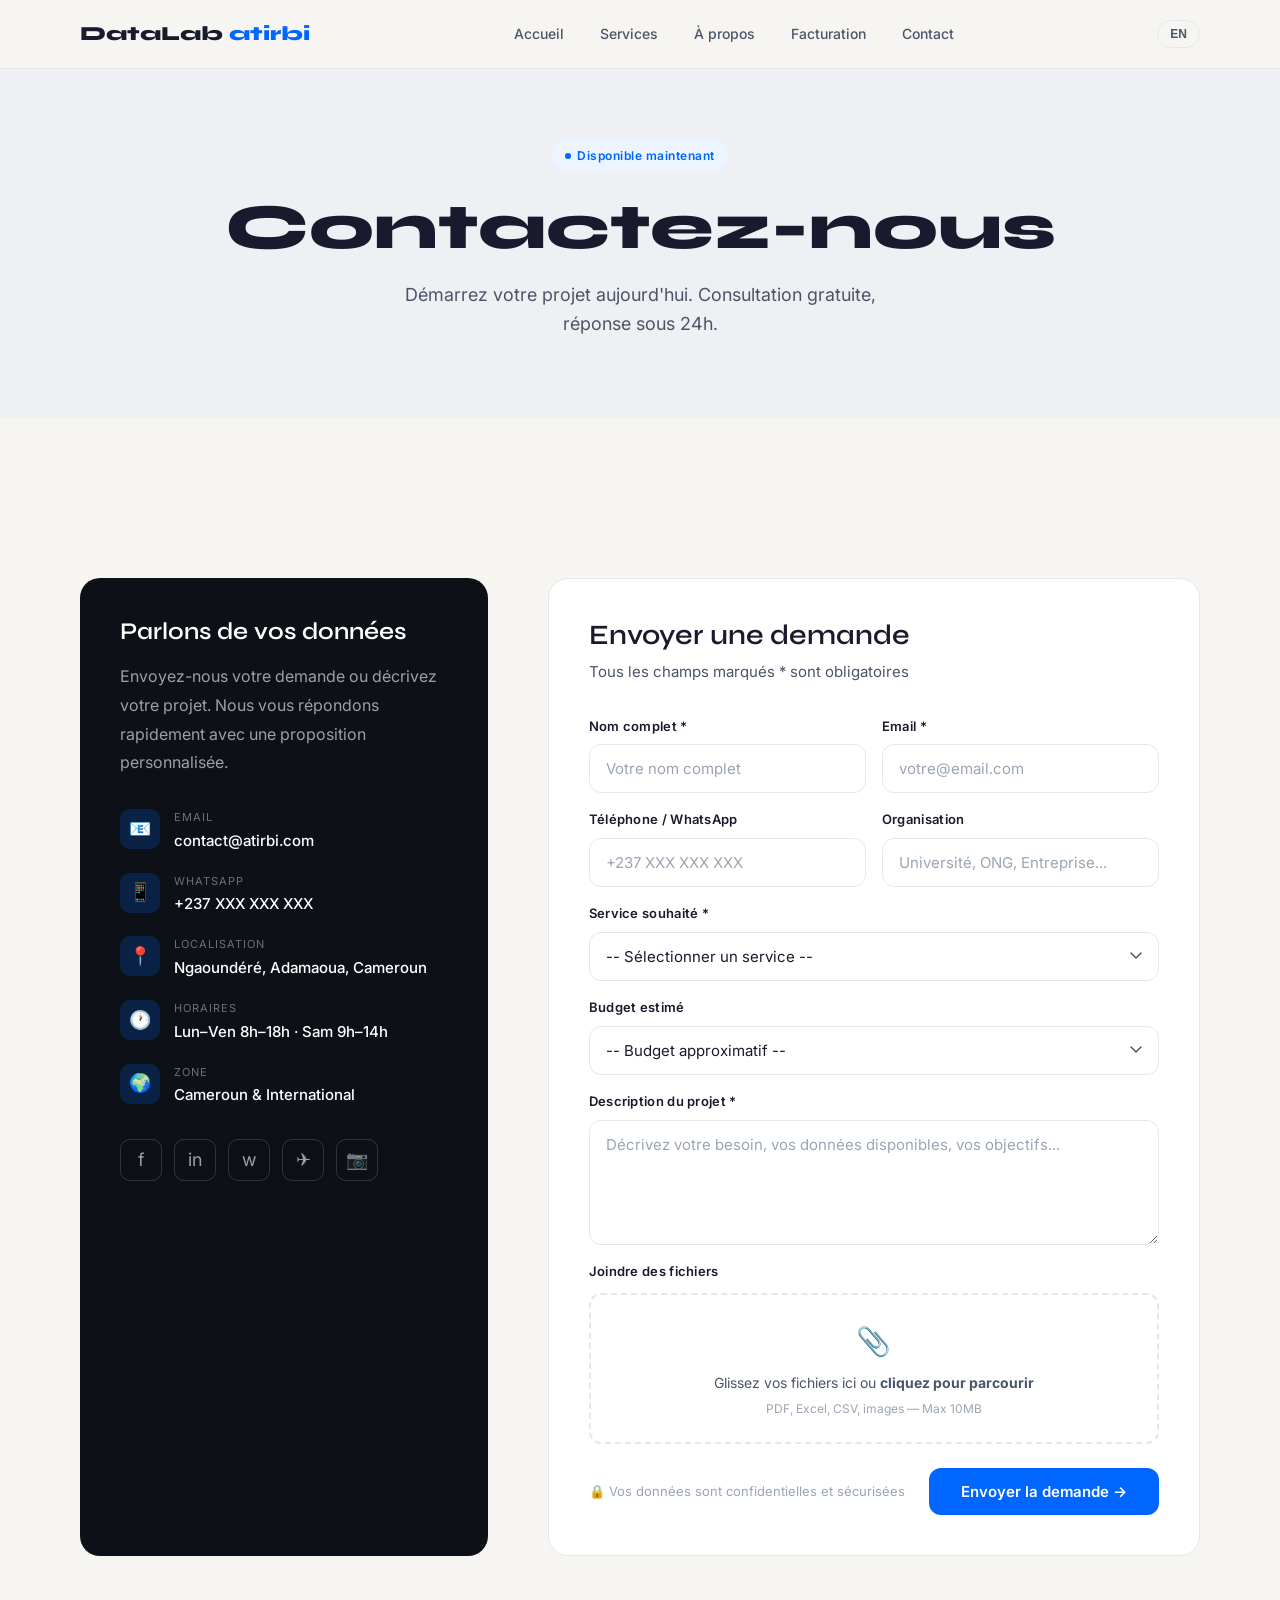
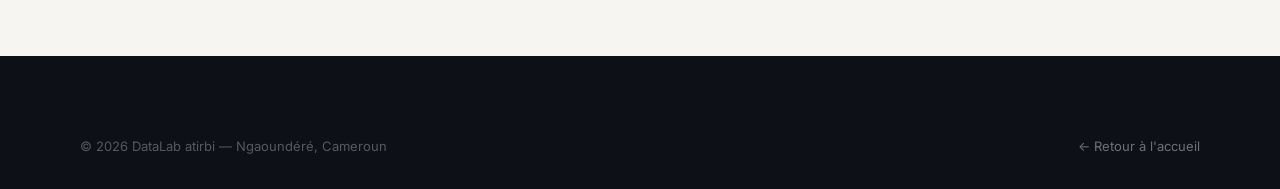
<file: contact.html>
<!DOCTYPE html>
<html lang="fr">
<head>
  <meta charset="UTF-8">
  <meta name="viewport" content="width=device-width, initial-scale=1.0">
  <title>Contact — DataLab atirbi</title>
  <link rel="stylesheet" href="css/style.css">
  <style>
    .page-hero { padding: 140px 0 80px; background: var(--bg3); text-align: center; }
    .page-hero .badge { margin: 0 auto 20px; }
    .contact-grid { display: grid; grid-template-columns: 1fr 1.6fr; gap: 60px; margin-top: 60px; }
    .contact-info-card { background: var(--dark); color: white; border-radius: var(--radius2); padding: 40px; }
    .contact-info-card h3 { color: white; font-size: 24px; margin-bottom: 16px; }
    .contact-info-card p { color: rgba(255,255,255,0.6); margin-bottom: 32px; line-height: 1.8; }
    .contact-detail { display: flex; align-items: flex-start; gap: 14px; margin-bottom: 20px; }
    .detail-icon { width: 40px; height: 40px; border-radius: 10px; background: rgba(0,102,255,0.2); display: flex; align-items: center; justify-content: center; font-size: 18px; flex-shrink: 0; }
    .detail-text .label { font-size: 11px; color: rgba(255,255,255,0.4); text-transform: uppercase; letter-spacing: 1px; margin-bottom: 2px; }
    .detail-text .value { font-size: 15px; color: white; font-weight: 500; }
    .socials-row { display: flex; gap: 12px; margin-top: 32px; }
    .social-btn { width: 42px; height: 42px; border-radius: 10px; border: 1px solid rgba(255,255,255,0.15); display: flex; align-items: center; justify-content: center; font-size: 18px; color: rgba(255,255,255,0.6); transition: all 0.25s; text-decoration: none; }
    .social-btn:hover { border-color: var(--primary); color: var(--primary); background: rgba(0,102,255,0.1); }
    .form-card { background: var(--bg2); border-radius: var(--radius2); padding: 40px; border: 1px solid var(--border); }
    .form-card h3 { margin-bottom: 8px; }
    .form-card .subtitle { color: var(--text2); font-size: 15px; margin-bottom: 32px; }
    .form-row { display: grid; grid-template-columns: 1fr 1fr; gap: 16px; }
    .dropzone { border: 2px dashed var(--border); border-radius: var(--radius); padding: 24px; text-align: center; cursor: pointer; transition: all 0.25s; color: var(--text2); font-size: 14px; margin-top: 4px; }
    .dropzone:hover, .dropzone.dragover { border-color: var(--primary); color: var(--primary); background: #f0f6ff; }
    .dropzone .icon { font-size: 28px; margin-bottom: 8px; }
    .form-footer { display: flex; align-items: center; justify-content: space-between; flex-wrap: wrap; gap: 16px; margin-top: 8px; }
    .form-note { font-size: 13px; color: var(--text3); }
    @media (max-width: 768px) {
      .contact-grid { grid-template-columns: 1fr; }
      .form-row { grid-template-columns: 1fr; }
    }
  </style>
</head>
<body>
<nav class="navbar">
  <div class="nav-inner">
    <a href="index.html" class="nav-logo">DataLab <span class="accent">atirbi</span></a>
    <ul class="nav-menu">
      <li><a href="index.html" data-i18n="nav_home">Accueil</a></li>
      <li><a href="services.html" data-i18n="nav_services">Services</a></li>
      <li><a href="about.html" data-i18n="nav_about">À propos</a></li>
      <li><a href="invoice.html" data-i18n="nav_invoice">Facturation</a></li>
      <li><a href="contact.html" data-i18n="nav_contact">Contact</a></li>
    </ul>
    <div class="nav-actions">
      <button class="lang-toggle" onclick="toggleLang()">EN</button>
      <div class="nav-hamburger"><span></span><span></span><span></span></div>
    </div>
  </div>
</nav>

<div class="page-hero">
  <div class="container">
    <span class="badge badge-blue badge-dot">Disponible maintenant</span>
    <h1>Contactez-nous</h1>
    <p style="font-size:18px;color:var(--text2);margin-top:16px;max-width:500px;margin-left:auto;margin-right:auto">Démarrez votre projet aujourd'hui. Consultation gratuite, réponse sous 24h.</p>
  </div>
</div>

<section class="section">
  <div class="container">
    <div class="contact-grid">

      <!-- Info Card -->
      <div class="contact-info-card reveal">
        <h3>Parlons de vos données</h3>
        <p>Envoyez-nous votre demande ou décrivez votre projet. Nous vous répondons rapidement avec une proposition personnalisée.</p>
        <div class="contact-detail">
          <div class="detail-icon">📧</div>
          <div class="detail-text"><div class="label">Email</div><div class="value">contact@atirbi.com</div></div>
        </div>
        <div class="contact-detail">
          <div class="detail-icon">📱</div>
          <div class="detail-text"><div class="label">WhatsApp</div><div class="value">+237 XXX XXX XXX</div></div>
        </div>
        <div class="contact-detail">
          <div class="detail-icon">📍</div>
          <div class="detail-text"><div class="label">Localisation</div><div class="value">Ngaoundéré, Adamaoua, Cameroun</div></div>
        </div>
        <div class="contact-detail">
          <div class="detail-icon">🕐</div>
          <div class="detail-text"><div class="label">Horaires</div><div class="value">Lun–Ven 8h–18h · Sam 9h–14h</div></div>
        </div>
        <div class="contact-detail">
          <div class="detail-icon">🌍</div>
          <div class="detail-text"><div class="label">Zone</div><div class="value">Cameroun & International</div></div>
        </div>
        <div class="socials-row">
          <a href="#" class="social-btn" title="Facebook">f</a>
          <a href="#" class="social-btn" title="LinkedIn">in</a>
          <a href="#" class="social-btn" title="WhatsApp">w</a>
          <a href="#" class="social-btn" title="Telegram">✈</a>
          <a href="#" class="social-btn" title="Instagram">📷</a>
        </div>
      </div>

      <!-- Form Card -->
      <div class="form-card reveal delay-1">
        <h3>Envoyer une demande</h3>
        <p class="subtitle">Tous les champs marqués * sont obligatoires</p>
        <form id="contactForm" data-netlify="true" name="contact">
          <div style="display:flex;flex-direction:column;gap:16px">
            <div class="form-row">
              <div class="form-group">
                <label class="form-label">Nom complet *</label>
                <input type="text" name="name" class="form-input" placeholder="Votre nom complet" required>
              </div>
              <div class="form-group">
                <label class="form-label">Email *</label>
                <input type="email" name="email" class="form-input" placeholder="votre@email.com" required>
              </div>
            </div>
            <div class="form-row">
              <div class="form-group">
                <label class="form-label">Téléphone / WhatsApp</label>
                <input type="tel" name="phone" class="form-input" placeholder="+237 XXX XXX XXX">
              </div>
              <div class="form-group">
                <label class="form-label">Organisation</label>
                <input type="text" name="org" class="form-input" placeholder="Université, ONG, Entreprise...">
              </div>
            </div>
            <div class="form-group">
              <label class="form-label">Service souhaité *</label>
              <select name="service" class="form-input form-select" required>
                <option value="">-- Sélectionner un service --</option>
                <option>Analyse de données</option>
                <option>Cartographie GIS</option>
                <option>Développement digital</option>
                <option>Intelligence Artificielle</option>
                <option>Formation</option>
                <option>Plan d'affaires</option>
                <option>Autre</option>
              </select>
            </div>
            <div class="form-group">
              <label class="form-label">Budget estimé</label>
              <select name="budget" class="form-input form-select">
                <option value="">-- Budget approximatif --</option>
                <option>Moins de 100 000 FCFA</option>
                <option>100 000 – 500 000 FCFA</option>
                <option>500 000 – 1 000 000 FCFA</option>
                <option>Plus de 1 000 000 FCFA</option>
                <option>À discuter</option>
              </select>
            </div>
            <div class="form-group">
              <label class="form-label">Description du projet *</label>
              <textarea name="message" class="form-input form-textarea" rows="5" placeholder="Décrivez votre besoin, vos données disponibles, vos objectifs..." required></textarea>
            </div>
            <div class="form-group">
              <label class="form-label">Joindre des fichiers</label>
              <div class="dropzone" id="dropzone">
                <div class="icon">📎</div>
                <div>Glissez vos fichiers ici ou <strong>cliquez pour parcourir</strong></div>
                <div style="font-size:12px;color:var(--text3);margin-top:4px">PDF, Excel, CSV, images — Max 10MB</div>
              </div>
              <input type="file" id="fileInput" multiple accept=".pdf,.xlsx,.xls,.csv,.png,.jpg,.jpeg,.docx" style="display:none">
            </div>
            <div class="form-footer">
              <span class="form-note">🔒 Vos données sont confidentielles et sécurisées</span>
              <button type="submit" class="btn btn-primary">Envoyer la demande →</button>
            </div>
          </div>
        </form>
      </div>
    </div>
  </div>
</section>

<footer class="footer">
  <div class="container">
    <div class="footer-bottom" style="border-top:none;padding-top:0">
      <p>© 2026 DataLab atirbi — Ngaoundéré, Cameroun</p>
      <a href="index.html" style="color:rgba(255,255,255,0.4);font-size:13px">← Retour à l'accueil</a>
    </div>
  </div>
</footer>

<div id="toast" class="toast"></div>
<script src="js/main.js"></script>
</body>
</html>
</file>
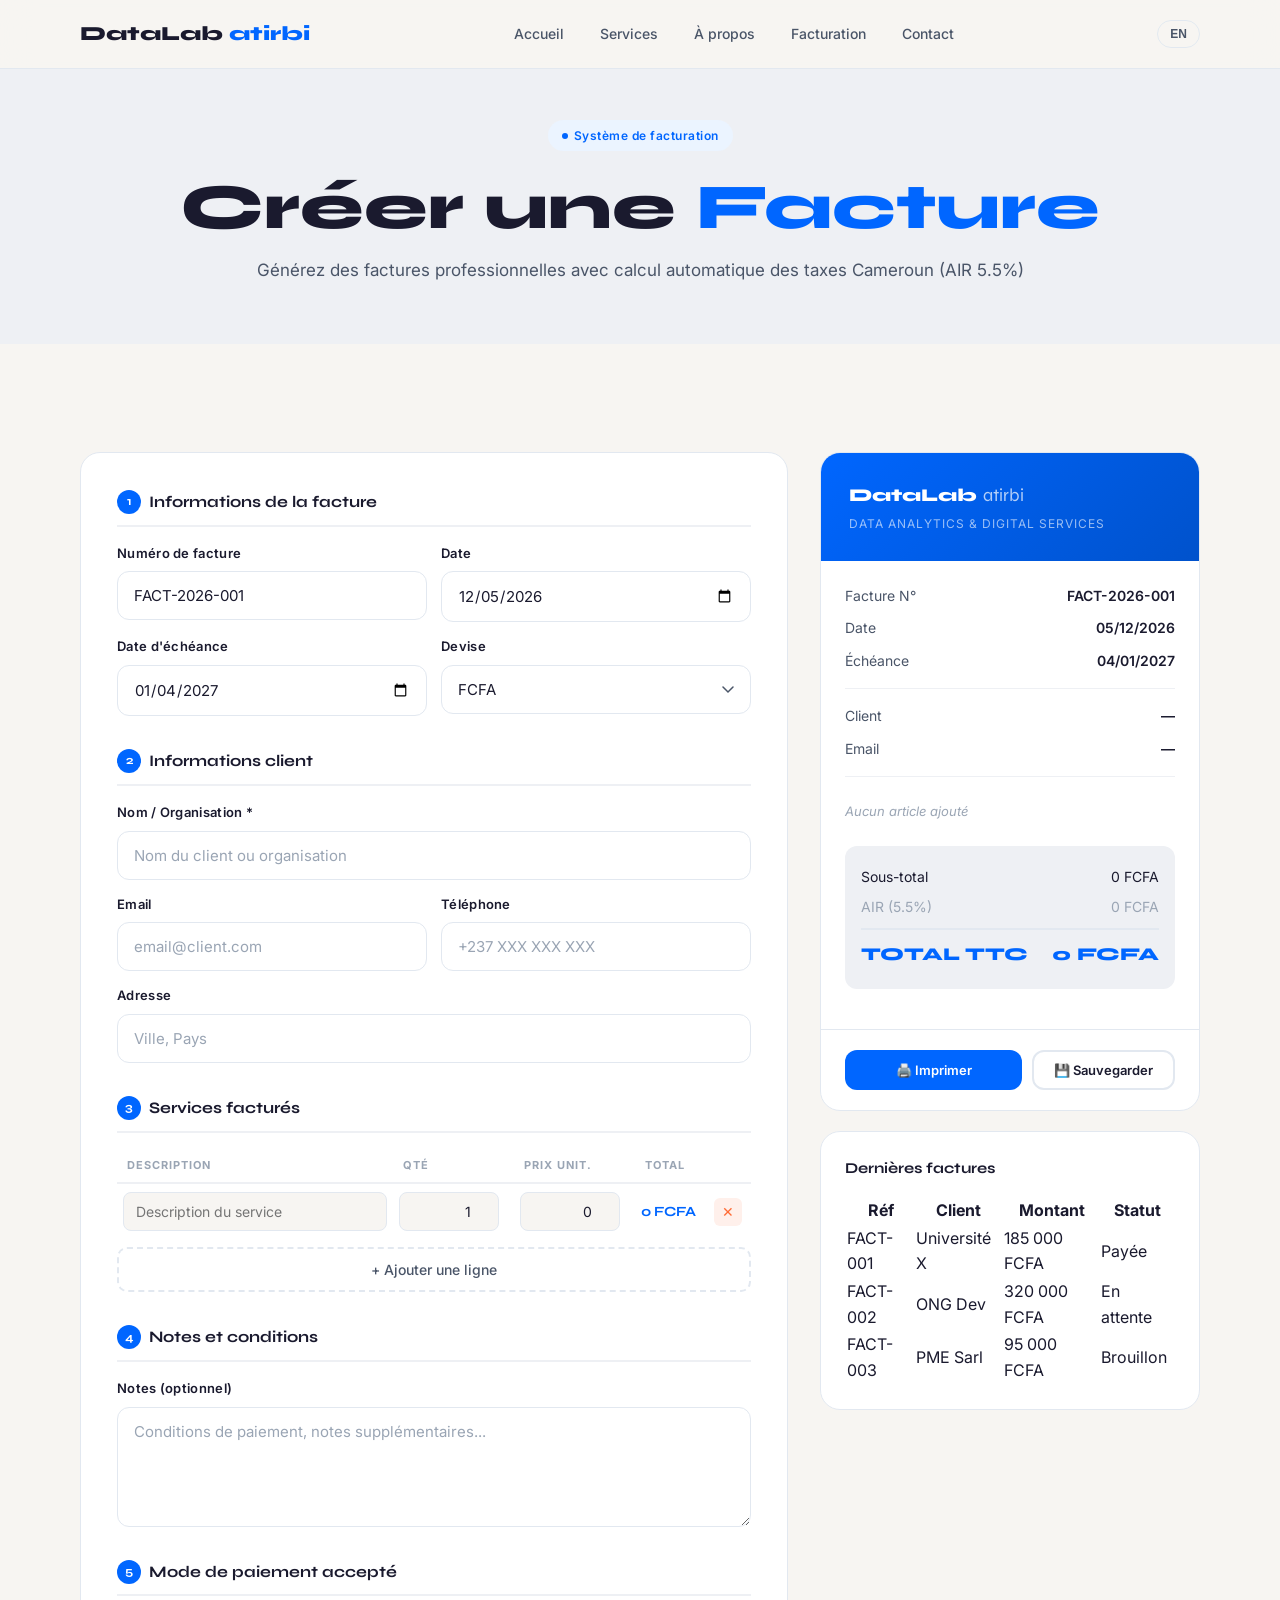
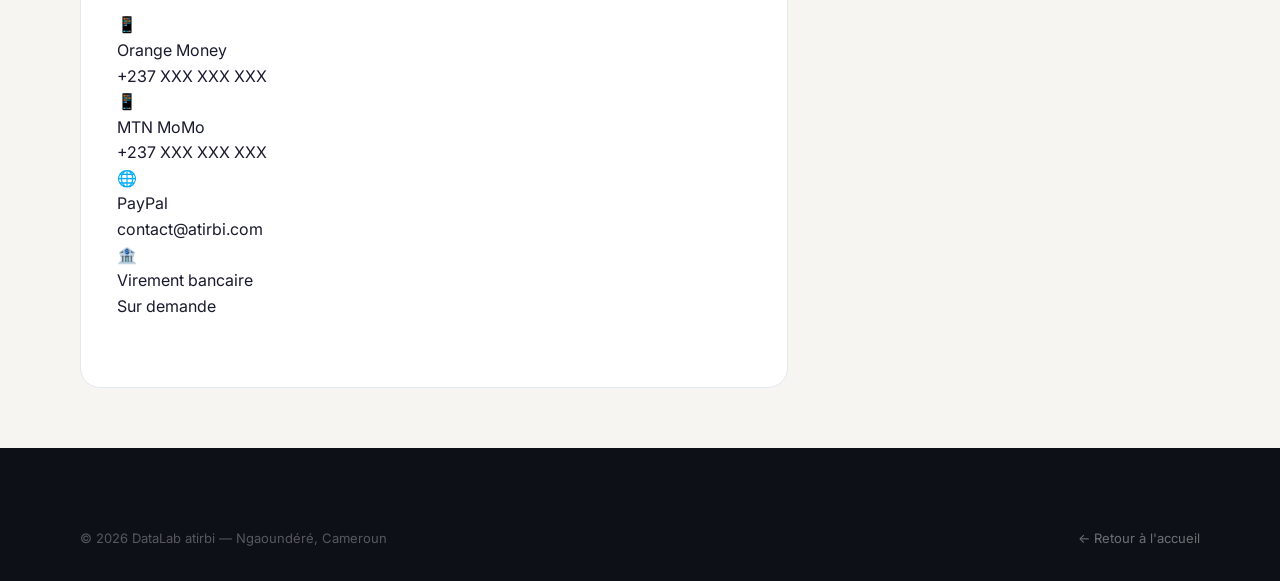
<file: invoice.html>
<!DOCTYPE html>
<html lang="fr">
<head>
  <meta charset="UTF-8">
  <meta name="viewport" content="width=device-width, initial-scale=1.0">
  <title>Facturation — DataLab atirbi</title>
  <link rel="stylesheet" href="css/style.css">
  <style>
    .page-hero { padding: 120px 0 60px; background: var(--bg3); text-align: center; }
    .invoice-layout { display: grid; grid-template-columns: 1fr 380px; gap: 32px; align-items: start; margin-top: 48px; }

    /* FORM SIDE */
    .invoice-form-card { background: white; border-radius: var(--radius2); padding: 36px; border: 1px solid var(--border); }
    .form-section { margin-bottom: 32px; }
    .form-section-title { font-family: 'Syne', sans-serif; font-size: 16px; font-weight: 700; color: var(--text); margin-bottom: 16px; padding-bottom: 10px; border-bottom: 2px solid var(--bg3); display: flex; align-items: center; gap: 8px; }
    .form-section-title .num { width: 24px; height: 24px; background: var(--primary); color: white; border-radius: 50%; display: flex; align-items: center; justify-content: center; font-size: 12px; font-weight: 700; flex-shrink: 0; }

    /* ITEMS TABLE */
    .items-table { width: 100%; border-collapse: collapse; }
    .items-table th { font-size: 11px; font-weight: 700; text-transform: uppercase; letter-spacing: 1px; color: var(--text3); padding: 8px 10px; border-bottom: 2px solid var(--bg3); text-align: left; }
    .items-table td { padding: 8px 6px; vertical-align: middle; }
    .items-table .item-desc { min-width: 180px; }
    .item-input { width: 100%; padding: 10px 12px; border: 1.5px solid var(--border); border-radius: 8px; font-size: 14px; font-family: 'Inter', sans-serif; color: var(--text); background: var(--bg); transition: border-color 0.2s; outline: none; }
    .item-input:focus { border-color: var(--primary); background: white; }
    .item-input.num-input { text-align: right; max-width: 100px; }
    .item-total-cell { font-family: 'Syne', sans-serif; font-size: 14px; font-weight: 700; color: var(--primary); white-space: nowrap; padding-right: 8px; }
    .delete-row { width: 28px; height: 28px; border-radius: 6px; background: #FFF0EB; color: var(--accent); border: none; cursor: pointer; font-size: 14px; display: flex; align-items: center; justify-content: center; transition: all 0.2s; }
    .delete-row:hover { background: var(--accent); color: white; }
    .add-item-btn { width: 100%; padding: 12px; border: 2px dashed var(--border); border-radius: 10px; background: transparent; color: var(--text2); font-size: 14px; font-weight: 500; cursor: pointer; margin-top: 8px; transition: all 0.2s; font-family: 'Inter', sans-serif; }
    .add-item-btn:hover { border-color: var(--primary); color: var(--primary); background: #f0f6ff; }

    /* PREVIEW SIDE */
    .invoice-preview { position: sticky; top: 100px; }
    .preview-card { background: white; border-radius: var(--radius2); border: 1px solid var(--border); overflow: hidden; }
    .preview-header { background: linear-gradient(135deg, var(--primary), #0052CC); padding: 28px; color: white; }
    .preview-logo { font-family: 'Syne', sans-serif; font-size: 18px; font-weight: 800; margin-bottom: 4px; }
    .preview-logo span { opacity: 0.7; font-weight: 400; }
    .preview-subtitle { font-size: 12px; opacity: 0.6; letter-spacing: 1px; }
    .preview-body { padding: 24px; }
    .preview-row { display: flex; justify-content: space-between; align-items: flex-start; margin-bottom: 10px; font-size: 14px; }
    .preview-row .label { color: var(--text2); }
    .preview-row .value { font-weight: 600; color: var(--text); text-align: right; max-width: 60%; }
    .preview-divider { height: 1px; background: var(--bg3); margin: 16px 0; }
    .preview-items { margin: 16px 0; }
    .preview-item { display: flex; justify-content: space-between; padding: 8px 0; border-bottom: 1px solid var(--bg3); font-size: 13px; }
    .preview-item:last-child { border-bottom: none; }
    .preview-item .item-name { color: var(--text); flex: 1; padding-right: 12px; }
    .preview-item .item-amt { font-weight: 600; color: var(--text); white-space: nowrap; }
    .preview-totals { background: var(--bg3); border-radius: var(--radius); padding: 16px; margin: 16px 0; }
    .total-row { display: flex; justify-content: space-between; font-size: 14px; padding: 4px 0; }
    .total-row.final { font-family: 'Syne', sans-serif; font-size: 18px; font-weight: 800; color: var(--primary); padding-top: 10px; border-top: 2px solid var(--border); margin-top: 6px; }
    .preview-actions { display: flex; gap: 10px; padding: 20px 24px; border-top: 1px solid var(--border); }

    /* PAYMENT -->
    .payment-methods { display: grid; grid-template-columns: 1fr 1fr; gap: 12px; }
    .payment-option { border: 1.5px solid var(--border); border-radius: var(--radius); padding: 14px; cursor: pointer; transition: all 0.2s; display: flex; align-items: center; gap: 10px; }
    .payment-option:hover, .payment-option.selected { border-color: var(--primary); background: #f0f6ff; }
    .payment-icon { font-size: 24px; }
    .payment-name { font-size: 13px; font-weight: 600; }
    .payment-detail { font-size: 11px; color: var(--text3); }

    /* HISTORY -->
    .history-table { width: 100%; border-collapse: collapse; font-size: 14px; }
    .history-table th { background: var(--bg3); padding: 12px 16px; text-align: left; font-size: 12px; font-weight: 700; text-transform: uppercase; letter-spacing: 1px; color: var(--text3); }
    .history-table td { padding: 14px 16px; border-bottom: 1px solid var(--bg3); }
    .history-table tr:last-child td { border-bottom: none; }
    .status-badge { display: inline-block; font-size: 11px; font-weight: 700; padding: 3px 10px; border-radius: 20px; }
    .status-paid { background: #E6FBF4; color: var(--secondary); }
    .status-pending { background: #FFF8E1; color: #F59E0B; }
    .status-draft { background: var(--bg3); color: var(--text3); }

    @media (max-width: 1024px) {
      .invoice-layout { grid-template-columns: 1fr; }
      .invoice-preview { position: static; }
    }
    @media (max-width: 768px) {
      .payment-methods { grid-template-columns: 1fr; }
    }
  </style>
</head>
<body>

<nav class="navbar">
  <div class="nav-inner">
    <a href="index.html" class="nav-logo">DataLab <span class="accent">atirbi</span></a>
    <ul class="nav-menu">
      <li><a href="index.html" data-i18n="nav_home">Accueil</a></li>
      <li><a href="services.html" data-i18n="nav_services">Services</a></li>
      <li><a href="about.html" data-i18n="nav_about">À propos</a></li>
      <li><a href="invoice.html" data-i18n="nav_invoice">Facturation</a></li>
      <li><a href="contact.html" data-i18n="nav_contact">Contact</a></li>
    </ul>
    <div class="nav-actions">
      <button class="lang-toggle" onclick="toggleLang()">EN</button>
      <div class="nav-hamburger"><span></span><span></span><span></span></div>
    </div>
  </div>
</nav>

<div class="page-hero">
  <div class="container">
    <span class="badge badge-blue badge-dot" style="margin-bottom:20px">Système de facturation</span>
    <h1>Créer une <span style="color:var(--primary)">Facture</span></h1>
    <p style="font-size:17px;color:var(--text2);margin-top:12px">Générez des factures professionnelles avec calcul automatique des taxes Cameroun (AIR 5.5%)</p>
  </div>
</div>

<section class="section-sm">
  <div class="container">
    <div class="invoice-layout">

      <!-- FORMULAIRE -->
      <div class="invoice-form-card">

        <!-- Section 1: Info facture -->
        <div class="form-section">
          <div class="form-section-title"><span class="num">1</span> Informations de la facture</div>
          <div class="grid-2" style="gap:14px">
            <div class="form-group">
              <label class="form-label">Numéro de facture</label>
              <input type="text" id="invoiceNum" class="form-input" value="FACT-2026-001" oninput="updatePreview()">
            </div>
            <div class="form-group">
              <label class="form-label">Date</label>
              <input type="date" id="invoiceDate" class="form-input" oninput="updatePreview()">
            </div>
            <div class="form-group">
              <label class="form-label">Date d'échéance</label>
              <input type="date" id="dueDate" class="form-input" oninput="updatePreview()">
            </div>
            <div class="form-group">
              <label class="form-label">Devise</label>
              <select id="currency" class="form-input form-select" onchange="updatePreview()">
                <option value="FCFA">FCFA</option>
                <option value="EUR">EUR</option>
                <option value="USD">USD</option>
              </select>
            </div>
          </div>
        </div>

        <!-- Section 2: Client -->
        <div class="form-section">
          <div class="form-section-title"><span class="num">2</span> Informations client</div>
          <div style="display:flex;flex-direction:column;gap:14px">
            <div class="form-group">
              <label class="form-label">Nom / Organisation *</label>
              <input type="text" id="clientName" class="form-input" placeholder="Nom du client ou organisation" oninput="updatePreview()">
            </div>
            <div class="grid-2" style="gap:14px">
              <div class="form-group">
                <label class="form-label">Email</label>
                <input type="email" id="clientEmail" class="form-input" placeholder="email@client.com" oninput="updatePreview()">
              </div>
              <div class="form-group">
                <label class="form-label">Téléphone</label>
                <input type="tel" id="clientPhone" class="form-input" placeholder="+237 XXX XXX XXX" oninput="updatePreview()">
              </div>
            </div>
            <div class="form-group">
              <label class="form-label">Adresse</label>
              <input type="text" id="clientAddress" class="form-input" placeholder="Ville, Pays" oninput="updatePreview()">
            </div>
          </div>
        </div>

        <!-- Section 3: Services -->
        <div class="form-section">
          <div class="form-section-title"><span class="num">3</span> Services facturés</div>
          <table class="items-table">
            <thead>
              <tr>
                <th class="item-desc">Description</th>
                <th>Qté</th>
                <th>Prix unit.</th>
                <th>Total</th>
                <th></th>
              </tr>
            </thead>
            <tbody id="itemsBody">
              <tr class="invoice-item">
                <td><input type="text" class="item-input item-desc" placeholder="Description du service" oninput="calcTotals()"></td>
                <td><input type="number" class="item-input num-input item-qty" value="1" min="0.1" step="0.1" oninput="calcTotals()"></td>
                <td><input type="number" class="item-input num-input item-price" value="0" min="0" oninput="calcTotals()"></td>
                <td class="item-total-cell">0 FCFA</td>
                <td><button class="delete-row" onclick="deleteRow(this)">✕</button></td>
              </tr>
            </tbody>
          </table>
          <button class="add-item-btn" onclick="addItem()">+ Ajouter une ligne</button>
        </div>

        <!-- Section 4: Notes -->
        <div class="form-section">
          <div class="form-section-title"><span class="num">4</span> Notes et conditions</div>
          <div class="form-group">
            <label class="form-label">Notes (optionnel)</label>
            <textarea id="invoiceNotes" class="form-input form-textarea" rows="3" placeholder="Conditions de paiement, notes supplémentaires..." oninput="updatePreview()"></textarea>
          </div>
        </div>

        <!-- Section 5: Paiement -->
        <div class="form-section">
          <div class="form-section-title"><span class="num">5</span> Mode de paiement accepté</div>
          <div class="payment-methods">
            <div class="payment-option selected" onclick="selectPayment(this)">
              <div class="payment-icon">📱</div>
              <div><div class="payment-name">Orange Money</div><div class="payment-detail">+237 XXX XXX XXX</div></div>
            </div>
            <div class="payment-option" onclick="selectPayment(this)">
              <div class="payment-icon">📱</div>
              <div><div class="payment-name">MTN MoMo</div><div class="payment-detail">+237 XXX XXX XXX</div></div>
            </div>
            <div class="payment-option" onclick="selectPayment(this)">
              <div class="payment-icon">🌐</div>
              <div><div class="payment-name">PayPal</div><div class="payment-detail">contact@atirbi.com</div></div>
            </div>
            <div class="payment-option" onclick="selectPayment(this)">
              <div class="payment-icon">🏦</div>
              <div><div class="payment-name">Virement bancaire</div><div class="payment-detail">Sur demande</div></div>
            </div>
          </div>
        </div>

      </div>

      <!-- PREVIEW -->
      <div class="invoice-preview">
        <div class="preview-card">
          <div class="preview-header">
            <div class="preview-logo">DataLab <span>atirbi</span></div>
            <div class="preview-subtitle">DATA ANALYTICS & DIGITAL SERVICES</div>
          </div>
          <div class="preview-body">
            <div class="preview-row">
              <span class="label">Facture N°</span>
              <span class="value" id="prev-num">FACT-2026-001</span>
            </div>
            <div class="preview-row">
              <span class="label">Date</span>
              <span class="value" id="prev-date">—</span>
            </div>
            <div class="preview-row">
              <span class="label">Échéance</span>
              <span class="value" id="prev-due">—</span>
            </div>
            <div class="preview-divider"></div>
            <div class="preview-row">
              <span class="label">Client</span>
              <span class="value" id="prev-client">—</span>
            </div>
            <div class="preview-row">
              <span class="label">Email</span>
              <span class="value" id="prev-email">—</span>
            </div>
            <div class="preview-divider"></div>
            <div class="preview-items" id="prev-items">
              <div class="preview-item"><span class="item-name" style="color:var(--text3);font-style:italic">Aucun article ajouté</span></div>
            </div>
            <div class="preview-totals">
              <div class="total-row"><span>Sous-total</span><span id="prev-subtotal">0 FCFA</span></div>
              <div class="total-row" style="color:var(--text3)"><span>AIR (5.5%)</span><span id="prev-air">0 FCFA</span></div>
              <div class="total-row final"><span>TOTAL TTC</span><span id="prev-total">0 FCFA</span></div>
            </div>
            <div id="prev-notes" style="font-size:13px;color:var(--text3);font-style:italic;display:none;margin-top:12px"></div>
          </div>
          <div class="preview-actions">
            <button class="btn btn-primary btn-sm" style="flex:1;justify-content:center" onclick="printInvoice()">🖨️ Imprimer</button>
            <button class="btn btn-outline btn-sm" onclick="saveInvoice()">💾 Sauvegarder</button>
          </div>
        </div>

        <!-- Historique -->
        <div style="background:white;border-radius:var(--radius2);border:1px solid var(--border);padding:24px;margin-top:20px">
          <div style="font-family:'Syne',sans-serif;font-weight:700;margin-bottom:16px;font-size:15px">Dernières factures</div>
          <table class="history-table">
            <thead><tr><th>Réf</th><th>Client</th><th>Montant</th><th>Statut</th></tr></thead>
            <tbody>
              <tr><td>FACT-001</td><td>Université X</td><td>185 000 FCFA</td><td><span class="status-badge status-paid">Payée</span></td></tr>
              <tr><td>FACT-002</td><td>ONG Dev</td><td>320 000 FCFA</td><td><span class="status-badge status-pending">En attente</span></td></tr>
              <tr><td>FACT-003</td><td>PME Sarl</td><td>95 000 FCFA</td><td><span class="status-badge status-draft">Brouillon</span></td></tr>
            </tbody>
          </table>
        </div>
      </div>

    </div>
  </div>
</section>

<footer class="footer">
  <div class="container">
    <div class="footer-bottom" style="border-top:none;padding-top:0">
      <p>© 2026 DataLab atirbi — Ngaoundéré, Cameroun</p>
      <a href="index.html" style="color:rgba(255,255,255,0.4);font-size:13px">← Retour à l'accueil</a>
    </div>
  </div>
</footer>

<div id="toast" class="toast"></div>
<script src="js/main.js"></script>
<script>
// Set today's date
const today = new Date().toISOString().split('T')[0];
document.getElementById('invoiceDate').value = today;
const due = new Date(); due.setDate(due.getDate() + 30);
document.getElementById('dueDate').value = due.toISOString().split('T')[0];

function addItem() {
  const tbody = document.getElementById('itemsBody');
  const row = document.createElement('tr');
  row.className = 'invoice-item';
  row.innerHTML = `
    <td><input type="text" class="item-input item-desc" placeholder="Description du service" oninput="calcTotals()"></td>
    <td><input type="number" class="item-input num-input item-qty" value="1" min="0.1" step="0.1" oninput="calcTotals()"></td>
    <td><input type="number" class="item-input num-input item-price" value="0" min="0" oninput="calcTotals()"></td>
    <td class="item-total-cell">0 FCFA</td>
    <td><button class="delete-row" onclick="deleteRow(this)">✕</button></td>`;
  tbody.appendChild(row);
}

function deleteRow(btn) {
  const rows = document.querySelectorAll('.invoice-item');
  if (rows.length > 1) { btn.closest('tr').remove(); calcTotals(); }
}

function calcTotals() {
  const curr = document.getElementById('currency').value;
  let subtotal = 0;
  const previewItems = [];
  document.querySelectorAll('.invoice-item').forEach(row => {
    const desc = row.querySelector('.item-desc')?.value || '';
    const qty = parseFloat(row.querySelector('.item-qty')?.value || 0);
    const price = parseFloat(row.querySelector('.item-price')?.value || 0);
    const total = qty * price;
    row.querySelector('.item-total-cell').textContent = total.toLocaleString('fr-FR') + ' ' + curr;
    subtotal += total;
    if (desc) previewItems.push({ desc, qty, price, total });
  });
  const air = subtotal * 0.055;
  const ttc = subtotal + air;
  document.getElementById('subtotal').textContent = subtotal.toLocaleString('fr-FR') + ' ' + curr;
  document.getElementById('tax').textContent = air.toLocaleString('fr-FR') + ' ' + curr;
  document.getElementById('total').textContent = ttc.toLocaleString('fr-FR') + ' ' + curr;
  document.getElementById('prev-subtotal').textContent = subtotal.toLocaleString('fr-FR') + ' ' + curr;
  document.getElementById('prev-air').textContent = air.toLocaleString('fr-FR') + ' ' + curr;
  document.getElementById('prev-total').textContent = ttc.toLocaleString('fr-FR') + ' ' + curr;
  const itemsHtml = previewItems.length
    ? previewItems.map(i => `<div class="preview-item"><span class="item-name">${i.desc} ×${i.qty}</span><span class="item-amt">${i.total.toLocaleString('fr-FR')} ${curr}</span></div>`).join('')
    : '<div class="preview-item"><span class="item-name" style="color:var(--text3);font-style:italic">Aucun article</span></div>';
  document.getElementById('prev-items').innerHTML = itemsHtml;
}

function updatePreview() {
  document.getElementById('prev-num').textContent = document.getElementById('invoiceNum').value || '—';
  const date = document.getElementById('invoiceDate').value;
  document.getElementById('prev-date').textContent = date ? new Date(date).toLocaleDateString('fr-FR') : '—';
  const due = document.getElementById('dueDate').value;
  document.getElementById('prev-due').textContent = due ? new Date(due).toLocaleDateString('fr-FR') : '—';
  document.getElementById('prev-client').textContent = document.getElementById('clientName').value || '—';
  document.getElementById('prev-email').textContent = document.getElementById('clientEmail').value || '—';
  const notes = document.getElementById('invoiceNotes').value;
  const notesEl = document.getElementById('prev-notes');
  if (notes) { notesEl.textContent = notes; notesEl.style.display = 'block'; } else { notesEl.style.display = 'none'; }
  calcTotals();
}

function selectPayment(el) {
  document.querySelectorAll('.payment-option').forEach(o => o.classList.remove('selected'));
  el.classList.add('selected');
}

function printInvoice() {
  window.print();
}

function saveInvoice() {
  showToast('Facture sauvegardée localement !', 'success');
}

updatePreview();
</script>
</body>
</html>
</file>
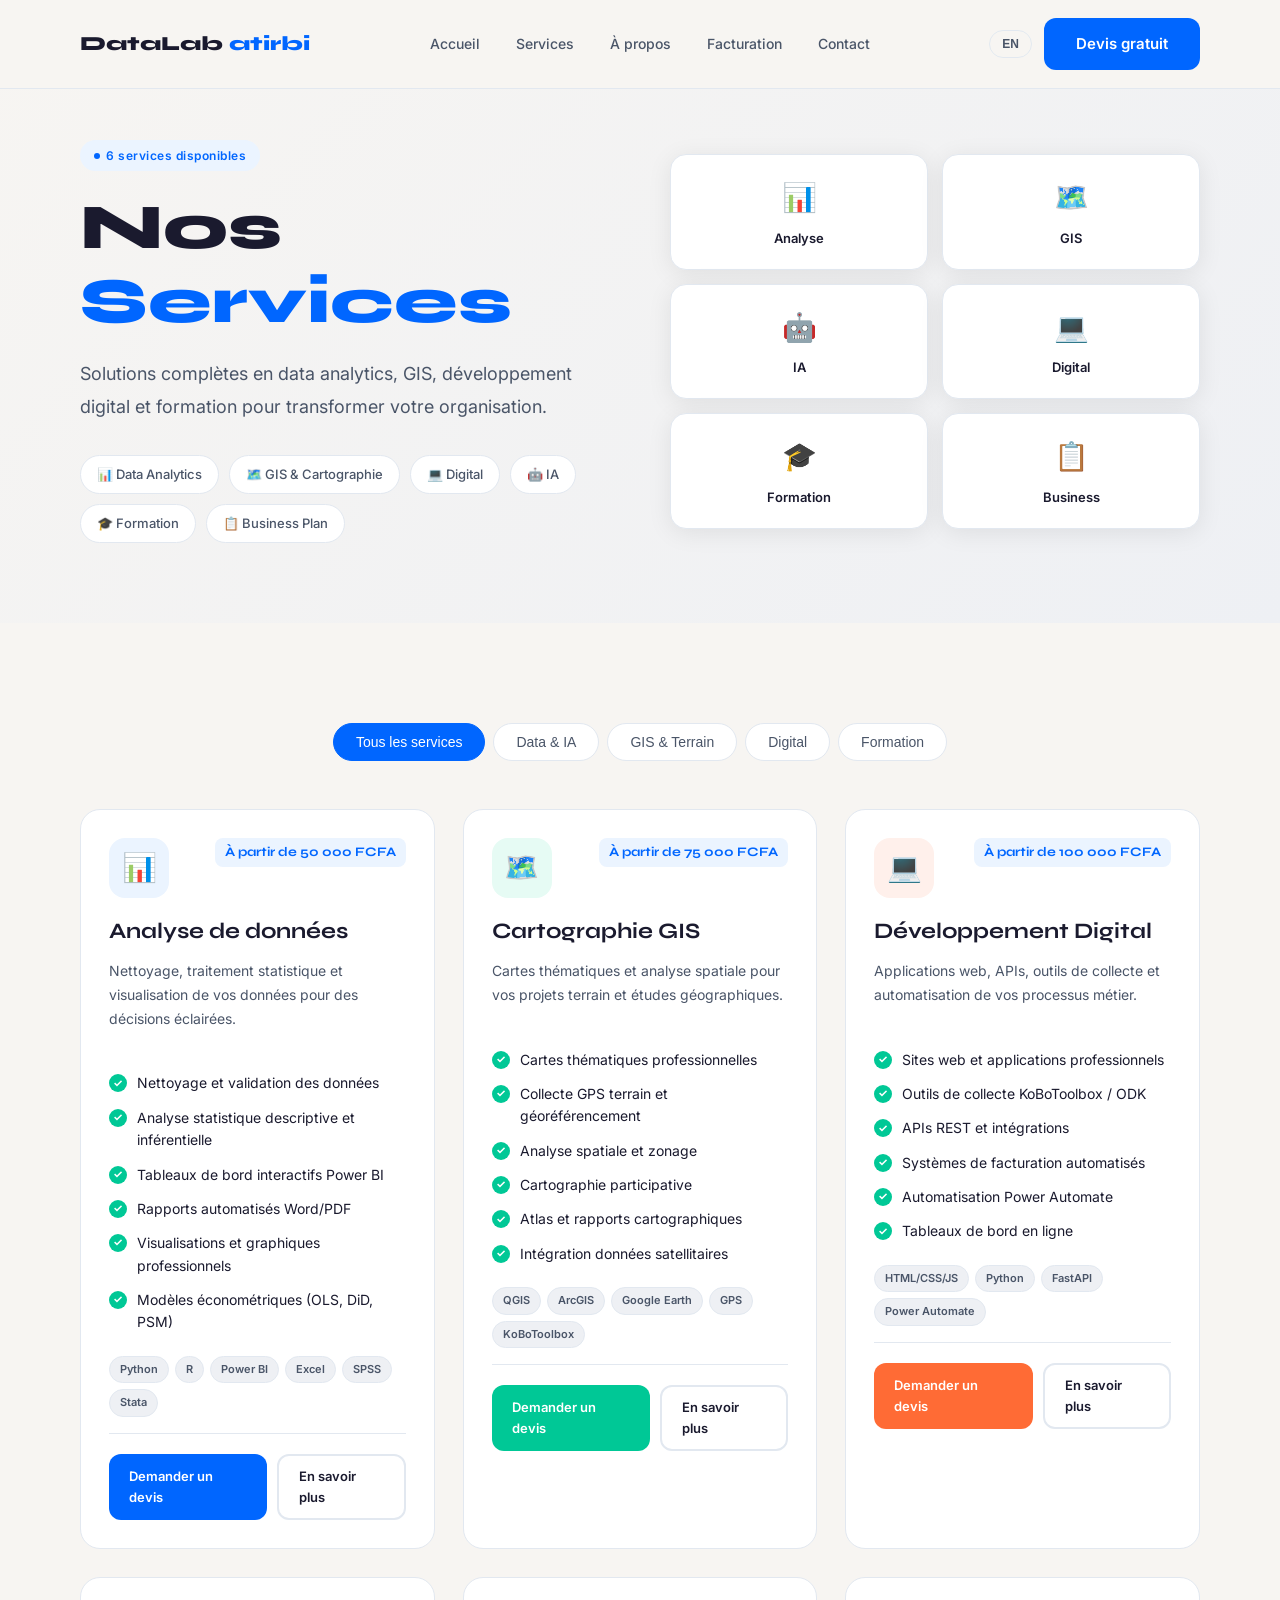
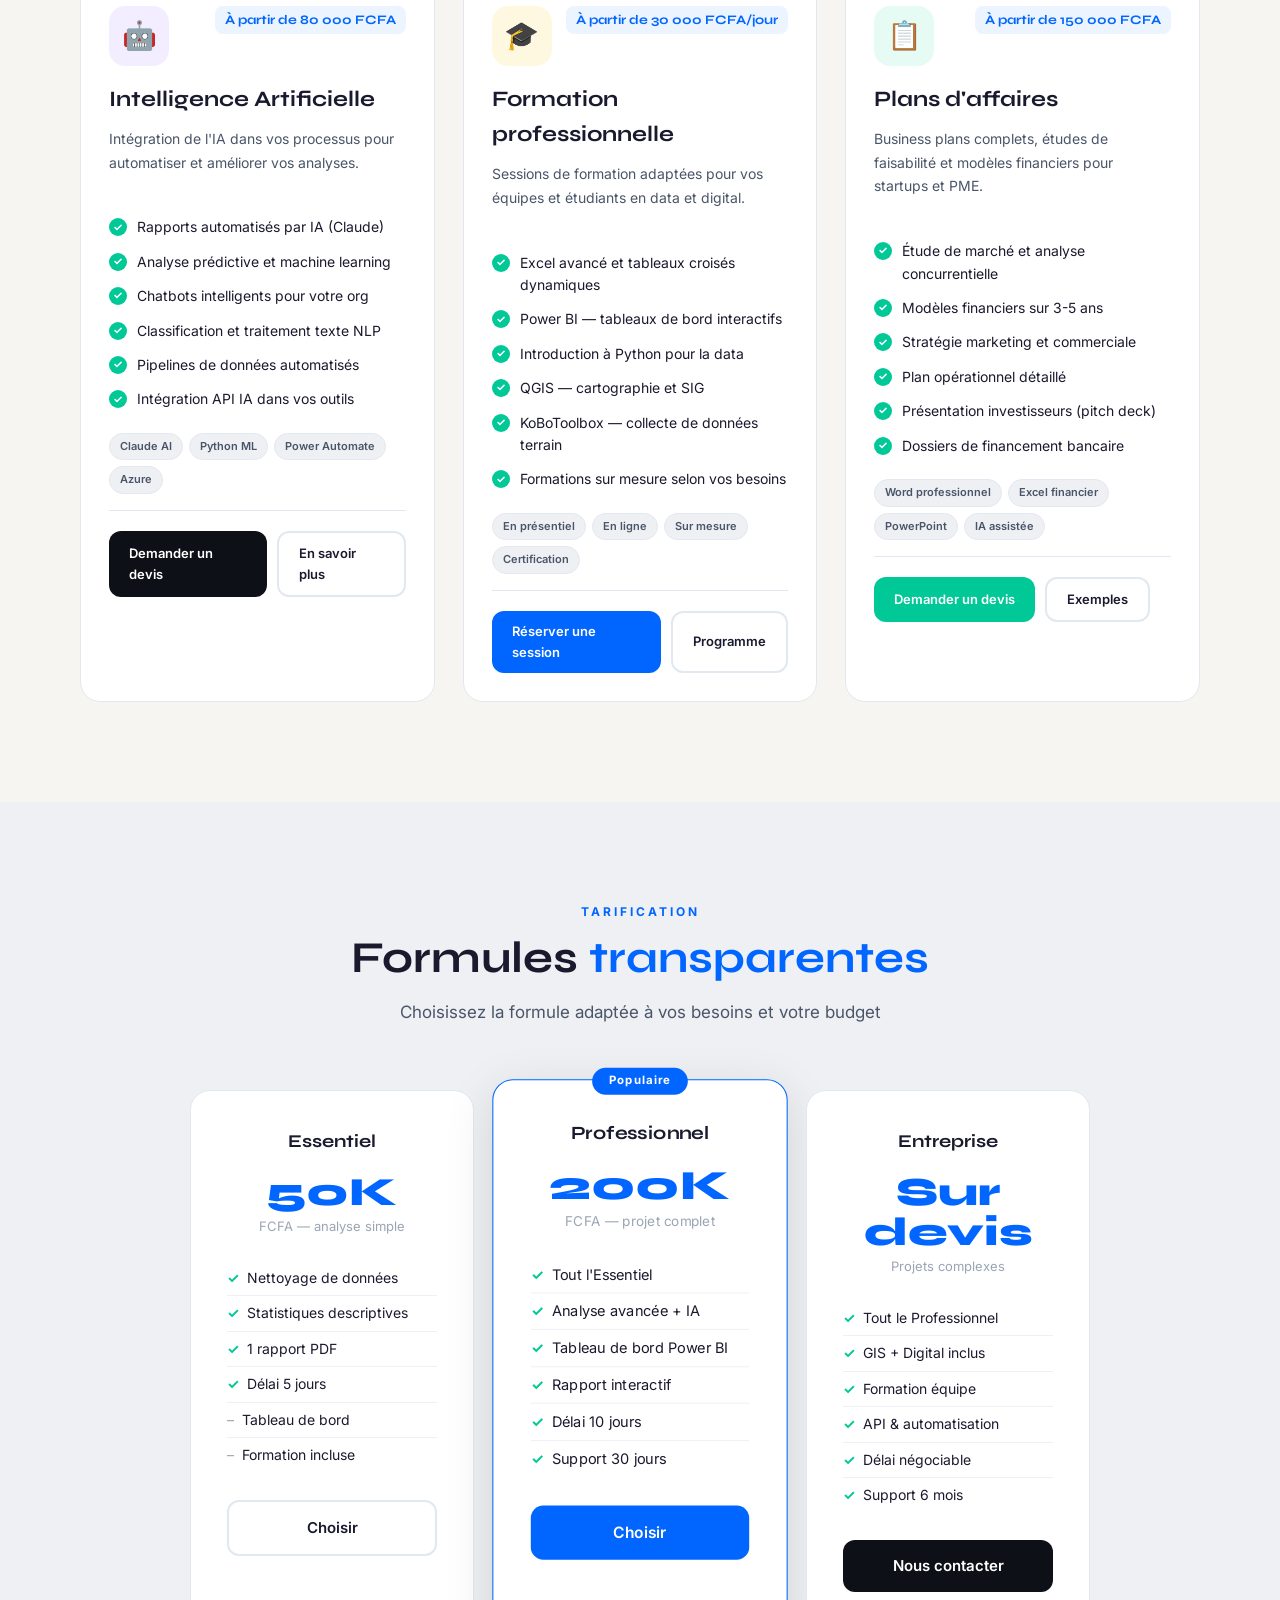
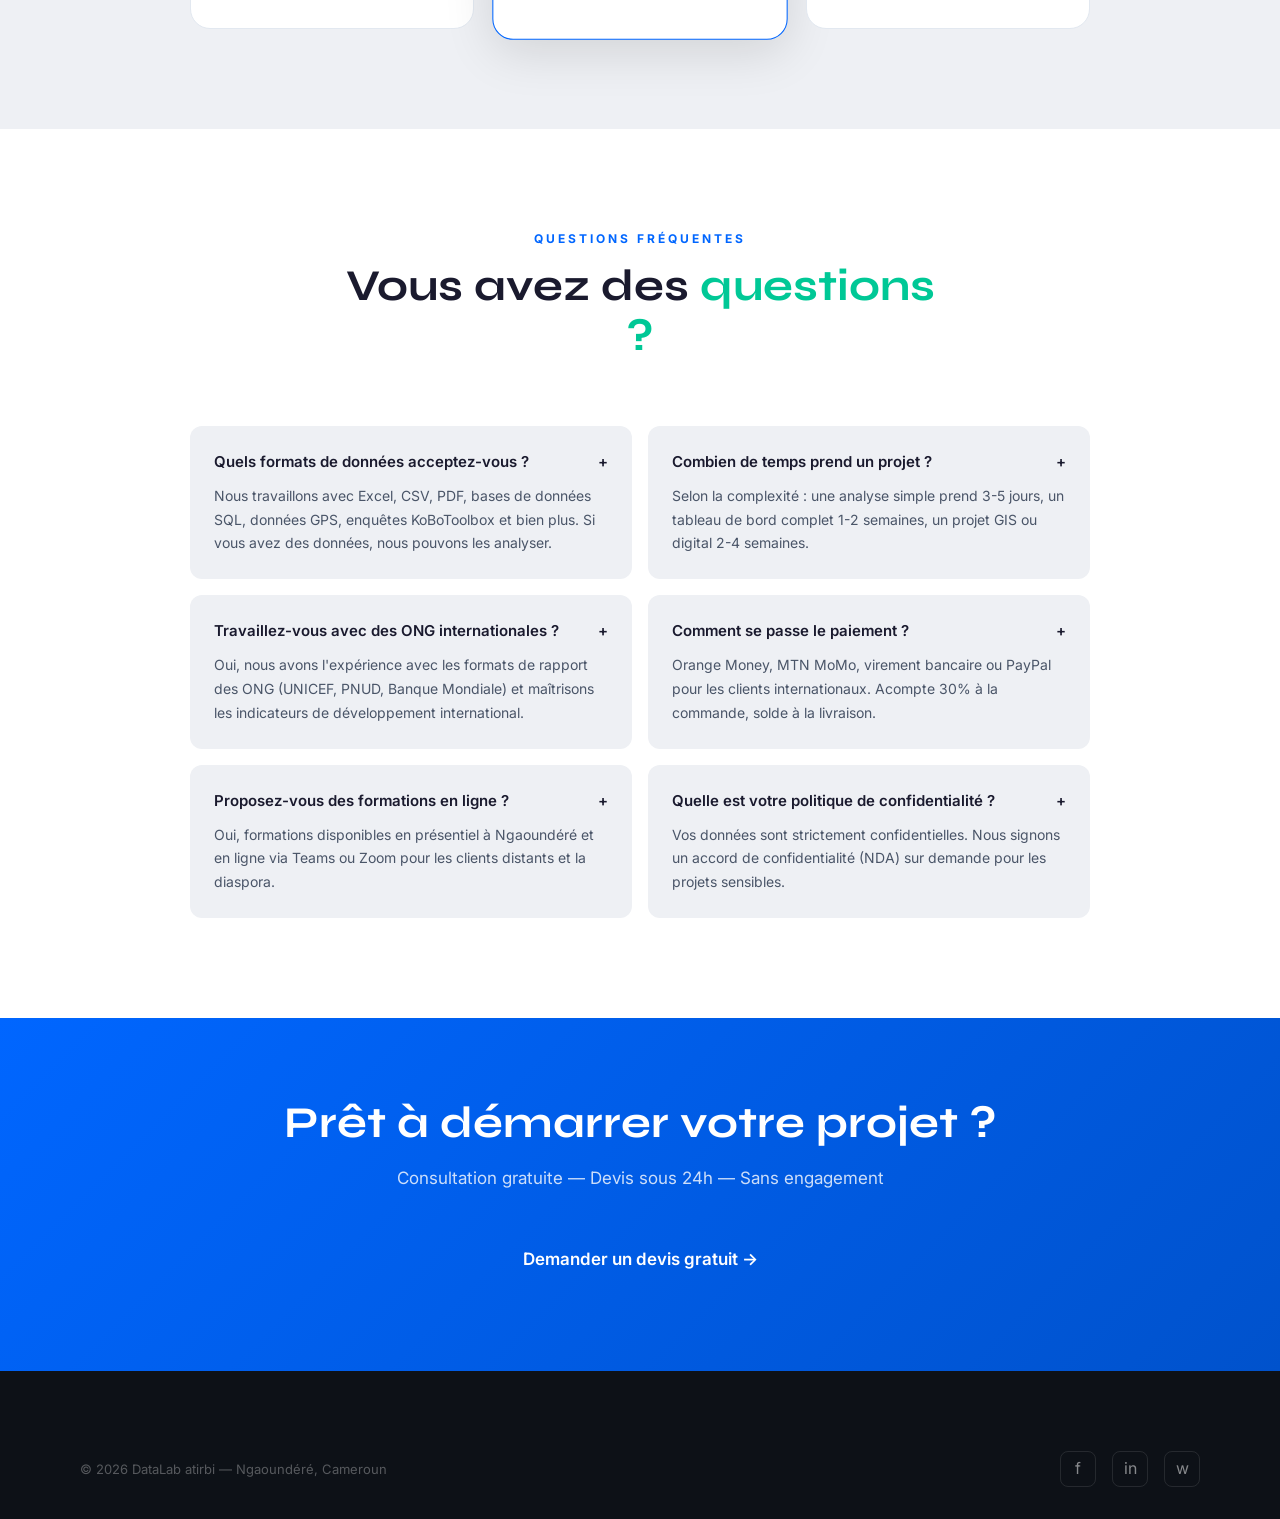
<file: services.html>
<!DOCTYPE html>
<html lang="fr">
<head>
  <meta charset="UTF-8">
  <meta name="viewport" content="width=device-width, initial-scale=1.0">
  <title>Services — DataLab atirbi</title>
  <link rel="stylesheet" href="css/style.css">
  <style>
    .page-hero { padding: 140px 0 80px; background: linear-gradient(135deg, #f7f5f2 0%, #eef0f4 100%); }
    .page-hero .container { display: grid; grid-template-columns: 1fr 1fr; gap: 60px; align-items: center; }
    .hero-left h1 { margin-bottom: 20px; }
    .hero-left p { font-size: 18px; color: var(--text2); line-height: 1.8; margin-bottom: 32px; }
    .hero-pills { display: flex; flex-wrap: wrap; gap: 10px; }
    .pill { padding: 8px 16px; background: white; border: 1px solid var(--border); border-radius: 20px; font-size: 13px; font-weight: 500; color: var(--text2); }
    .hero-right { display: grid; grid-template-columns: 1fr 1fr; gap: 14px; }
    .mini-card { background: white; border-radius: 16px; padding: 20px; border: 1px solid var(--border); text-align: center; box-shadow: var(--shadow); }
    .mini-card .icon { font-size: 28px; margin-bottom: 8px; }
    .mini-card .name { font-size: 13px; font-weight: 600; color: var(--text); }

    /* FILTER TABS */
    .filter-tabs { display: flex; gap: 8px; flex-wrap: wrap; justify-content: center; margin-bottom: 48px; }
    .filter-tab { padding: 10px 22px; border-radius: 20px; border: 1.5px solid var(--border); background: white; font-size: 14px; font-weight: 500; color: var(--text2); cursor: pointer; transition: all 0.2s; }
    .filter-tab:hover, .filter-tab.active { background: var(--primary); color: white; border-color: var(--primary); }

    /* SERVICE CARDS */
    .services-full-grid { display: grid; grid-template-columns: repeat(3, 1fr); gap: 28px; }
    .service-full-card { background: white; border-radius: var(--radius2); border: 1.5px solid var(--border); overflow: hidden; transition: all 0.3s; }
    .service-full-card:hover { transform: translateY(-6px); box-shadow: var(--shadow2); border-color: transparent; }
    .card-header { padding: 28px 28px 20px; }
    .card-header-top { display: flex; align-items: flex-start; justify-content: space-between; margin-bottom: 16px; }
    .card-icon-lg { width: 60px; height: 60px; border-radius: 16px; display: flex; align-items: center; justify-content: center; font-size: 28px; }
    .card-price { font-family: 'Syne', sans-serif; font-size: 13px; font-weight: 700; color: var(--primary); background: #ebf4ff; padding: 4px 10px; border-radius: 8px; }
    .card-name { font-size: 22px; font-weight: 700; font-family: 'Syne', sans-serif; margin-bottom: 10px; }
    .card-desc { font-size: 14px; color: var(--text2); line-height: 1.7; }
    .card-body { padding: 0 28px 28px; }
    .feature-list { margin: 16px 0; }
    .feature-item { display: flex; align-items: flex-start; gap: 10px; padding: 6px 0; font-size: 14px; color: var(--text); }
    .feature-item::before { content: '✓'; width: 18px; height: 18px; background: var(--secondary); color: white; border-radius: 50%; display: flex; align-items: center; justify-content: center; font-size: 11px; font-weight: 700; flex-shrink: 0; margin-top: 2px; }
    .tools-row { display: flex; flex-wrap: wrap; gap: 6px; margin: 16px 0; }
    .card-footer { border-top: 1px solid var(--border); padding-top: 20px; display: flex; gap: 10px; }

    /* PRICING */
    .pricing-section { background: var(--bg3); }
    .pricing-grid { display: grid; grid-template-columns: repeat(3, 1fr); gap: 24px; max-width: 900px; margin: 0 auto; }
    .pricing-card { background: white; border-radius: var(--radius2); padding: 36px; border: 1.5px solid var(--border); text-align: center; transition: all 0.3s; }
    .pricing-card.featured { border-color: var(--primary); transform: scale(1.04); box-shadow: var(--shadow2); position: relative; }
    .pricing-card.featured::before { content: 'Populaire'; position: absolute; top: -12px; left: 50%; transform: translateX(-50%); background: var(--primary); color: white; font-size: 11px; font-weight: 700; padding: 4px 16px; border-radius: 20px; letter-spacing: 1px; }
    .pricing-name { font-family: 'Syne', sans-serif; font-size: 18px; font-weight: 700; margin-bottom: 8px; }
    .pricing-price { font-family: 'Syne', sans-serif; font-size: 40px; font-weight: 800; color: var(--primary); margin: 16px 0 4px; line-height: 1; }
    .pricing-unit { font-size: 13px; color: var(--text3); margin-bottom: 24px; }
    .pricing-features { text-align: left; margin-bottom: 28px; }
    .pricing-feature { display: flex; align-items: center; gap: 8px; padding: 6px 0; font-size: 14px; border-bottom: 1px solid var(--bg3); }
    .pricing-feature:last-child { border-bottom: none; }
    .pricing-feature .check { color: var(--secondary); font-weight: 700; }
    .pricing-feature .cross { color: var(--text3); }

    /* FAQ */
    .faq-section { background: white; }
    .faq-grid { display: grid; grid-template-columns: 1fr 1fr; gap: 16px; max-width: 900px; margin: 0 auto; }
    .faq-item { background: var(--bg3); border-radius: var(--radius); padding: 24px; cursor: pointer; transition: all 0.2s; }
    .faq-item:hover { background: var(--bg2); box-shadow: var(--shadow); }
    .faq-q { font-size: 15px; font-weight: 600; color: var(--text); margin-bottom: 10px; display: flex; justify-content: space-between; align-items: flex-start; gap: 12px; }
    .faq-a { font-size: 14px; color: var(--text2); line-height: 1.7; }

    @media (max-width: 1024px) {
      .page-hero .container { grid-template-columns: 1fr; }
      .hero-right { display: none; }
      .services-full-grid { grid-template-columns: repeat(2, 1fr); }
      .pricing-grid { grid-template-columns: 1fr; max-width: 400px; }
      .pricing-card.featured { transform: scale(1); }
    }
    @media (max-width: 768px) {
      .services-full-grid { grid-template-columns: 1fr; }
      .faq-grid { grid-template-columns: 1fr; }
    }
  </style>
</head>
<body>

<nav class="navbar">
  <div class="nav-inner">
    <a href="index.html" class="nav-logo">DataLab <span class="accent">atirbi</span></a>
    <ul class="nav-menu">
      <li><a href="index.html" data-i18n="nav_home">Accueil</a></li>
      <li><a href="services.html" data-i18n="nav_services">Services</a></li>
      <li><a href="about.html" data-i18n="nav_about">À propos</a></li>
      <li><a href="invoice.html" data-i18n="nav_invoice">Facturation</a></li>
      <li><a href="contact.html" data-i18n="nav_contact">Contact</a></li>
    </ul>
    <div class="nav-actions">
      <button class="lang-toggle" onclick="toggleLang()">EN</button>
      <a href="contact.html" class="btn nav-cta">Devis gratuit</a>
      <div class="nav-hamburger"><span></span><span></span><span></span></div>
    </div>
  </div>
</nav>

<!-- PAGE HERO -->
<div class="page-hero">
  <div class="container">
    <div class="hero-left">
      <span class="badge badge-blue badge-dot" style="margin-bottom:20px">6 services disponibles</span>
      <h1>Nos <span style="color:var(--primary)">Services</span></h1>
      <p>Solutions complètes en data analytics, GIS, développement digital et formation pour transformer votre organisation.</p>
      <div class="hero-pills">
        <span class="pill">📊 Data Analytics</span>
        <span class="pill">🗺️ GIS & Cartographie</span>
        <span class="pill">💻 Digital</span>
        <span class="pill">🤖 IA</span>
        <span class="pill">🎓 Formation</span>
        <span class="pill">📋 Business Plan</span>
      </div>
    </div>
    <div class="hero-right">
      <div class="mini-card"><div class="icon">📊</div><div class="name">Analyse</div></div>
      <div class="mini-card"><div class="icon">🗺️</div><div class="name">GIS</div></div>
      <div class="mini-card"><div class="icon">🤖</div><div class="name">IA</div></div>
      <div class="mini-card"><div class="icon">💻</div><div class="name">Digital</div></div>
      <div class="mini-card"><div class="icon">🎓</div><div class="name">Formation</div></div>
      <div class="mini-card"><div class="icon">📋</div><div class="name">Business</div></div>
    </div>
  </div>
</div>

<!-- SERVICES -->
<section class="section" id="services">
  <div class="container">
    <div class="filter-tabs">
      <button class="filter-tab active" onclick="filterServices('all', this)">Tous les services</button>
      <button class="filter-tab" onclick="filterServices('data', this)">Data & IA</button>
      <button class="filter-tab" onclick="filterServices('geo', this)">GIS & Terrain</button>
      <button class="filter-tab" onclick="filterServices('digital', this)">Digital</button>
      <button class="filter-tab" onclick="filterServices('formation', this)">Formation</button>
    </div>

    <div class="services-full-grid" id="servicesGrid">

      <!-- Analyse de données -->
      <div class="service-full-card reveal" data-cat="data">
        <div class="card-header">
          <div class="card-header-top">
            <div class="card-icon-lg" style="background:#EBF4FF">📊</div>
            <span class="card-price">À partir de 50 000 FCFA</span>
          </div>
          <div class="card-name">Analyse de données</div>
          <div class="card-desc">Nettoyage, traitement statistique et visualisation de vos données pour des décisions éclairées.</div>
        </div>
        <div class="card-body">
          <div class="feature-list">
            <div class="feature-item">Nettoyage et validation des données</div>
            <div class="feature-item">Analyse statistique descriptive et inférentielle</div>
            <div class="feature-item">Tableaux de bord interactifs Power BI</div>
            <div class="feature-item">Rapports automatisés Word/PDF</div>
            <div class="feature-item">Visualisations et graphiques professionnels</div>
            <div class="feature-item">Modèles économétriques (OLS, DiD, PSM)</div>
          </div>
          <div class="tools-row">
            <span class="chip">Python</span><span class="chip">R</span><span class="chip">Power BI</span>
            <span class="chip">Excel</span><span class="chip">SPSS</span><span class="chip">Stata</span>
          </div>
          <div class="card-footer">
            <a href="contact.html" class="btn btn-primary btn-sm">Demander un devis</a>
            <a href="contact.html" class="btn btn-outline btn-sm">En savoir plus</a>
          </div>
        </div>
      </div>

      <!-- GIS -->
      <div class="service-full-card reveal delay-1" data-cat="geo">
        <div class="card-header">
          <div class="card-header-top">
            <div class="card-icon-lg" style="background:#E6FBF4">🗺️</div>
            <span class="card-price">À partir de 75 000 FCFA</span>
          </div>
          <div class="card-name">Cartographie GIS</div>
          <div class="card-desc">Cartes thématiques et analyse spatiale pour vos projets terrain et études géographiques.</div>
        </div>
        <div class="card-body">
          <div class="feature-list">
            <div class="feature-item">Cartes thématiques professionnelles</div>
            <div class="feature-item">Collecte GPS terrain et géoréférencement</div>
            <div class="feature-item">Analyse spatiale et zonage</div>
            <div class="feature-item">Cartographie participative</div>
            <div class="feature-item">Atlas et rapports cartographiques</div>
            <div class="feature-item">Intégration données satellitaires</div>
          </div>
          <div class="tools-row">
            <span class="chip">QGIS</span><span class="chip">ArcGIS</span><span class="chip">Google Earth</span>
            <span class="chip">GPS</span><span class="chip">KoBoToolbox</span>
          </div>
          <div class="card-footer">
            <a href="contact.html" class="btn btn-secondary btn-sm">Demander un devis</a>
            <a href="contact.html" class="btn btn-outline btn-sm">En savoir plus</a>
          </div>
        </div>
      </div>

      <!-- Digital -->
      <div class="service-full-card reveal delay-2" data-cat="digital">
        <div class="card-header">
          <div class="card-header-top">
            <div class="card-icon-lg" style="background:#FFF0EB">💻</div>
            <span class="card-price">À partir de 100 000 FCFA</span>
          </div>
          <div class="card-name">Développement Digital</div>
          <div class="card-desc">Applications web, APIs, outils de collecte et automatisation de vos processus métier.</div>
        </div>
        <div class="card-body">
          <div class="feature-list">
            <div class="feature-item">Sites web et applications professionnels</div>
            <div class="feature-item">Outils de collecte KoBoToolbox / ODK</div>
            <div class="feature-item">APIs REST et intégrations</div>
            <div class="feature-item">Systèmes de facturation automatisés</div>
            <div class="feature-item">Automatisation Power Automate</div>
            <div class="feature-item">Tableaux de bord en ligne</div>
          </div>
          <div class="tools-row">
            <span class="chip">HTML/CSS/JS</span><span class="chip">Python</span>
            <span class="chip">FastAPI</span><span class="chip">Power Automate</span>
          </div>
          <div class="card-footer">
            <a href="contact.html" class="btn btn-accent btn-sm">Demander un devis</a>
            <a href="contact.html" class="btn btn-outline btn-sm">En savoir plus</a>
          </div>
        </div>
      </div>

      <!-- IA -->
      <div class="service-full-card reveal" data-cat="data">
        <div class="card-header">
          <div class="card-header-top">
            <div class="card-icon-lg" style="background:#F3EEFF">🤖</div>
            <span class="card-price">À partir de 80 000 FCFA</span>
          </div>
          <div class="card-name">Intelligence Artificielle</div>
          <div class="card-desc">Intégration de l'IA dans vos processus pour automatiser et améliorer vos analyses.</div>
        </div>
        <div class="card-body">
          <div class="feature-list">
            <div class="feature-item">Rapports automatisés par IA (Claude)</div>
            <div class="feature-item">Analyse prédictive et machine learning</div>
            <div class="feature-item">Chatbots intelligents pour votre org</div>
            <div class="feature-item">Classification et traitement texte NLP</div>
            <div class="feature-item">Pipelines de données automatisés</div>
            <div class="feature-item">Intégration API IA dans vos outils</div>
          </div>
          <div class="tools-row">
            <span class="chip">Claude AI</span><span class="chip">Python ML</span>
            <span class="chip">Power Automate</span><span class="chip">Azure</span>
          </div>
          <div class="card-footer">
            <a href="contact.html" class="btn btn-dark btn-sm">Demander un devis</a>
            <a href="contact.html" class="btn btn-outline btn-sm">En savoir plus</a>
          </div>
        </div>
      </div>

      <!-- Formation -->
      <div class="service-full-card reveal delay-1" data-cat="formation">
        <div class="card-header">
          <div class="card-header-top">
            <div class="card-icon-lg" style="background:#FFF8E1">🎓</div>
            <span class="card-price">À partir de 30 000 FCFA/jour</span>
          </div>
          <div class="card-name">Formation professionnelle</div>
          <div class="card-desc">Sessions de formation adaptées pour vos équipes et étudiants en data et digital.</div>
        </div>
        <div class="card-body">
          <div class="feature-list">
            <div class="feature-item">Excel avancé et tableaux croisés dynamiques</div>
            <div class="feature-item">Power BI — tableaux de bord interactifs</div>
            <div class="feature-item">Introduction à Python pour la data</div>
            <div class="feature-item">QGIS — cartographie et SIG</div>
            <div class="feature-item">KoBoToolbox — collecte de données terrain</div>
            <div class="feature-item">Formations sur mesure selon vos besoins</div>
          </div>
          <div class="tools-row">
            <span class="chip">En présentiel</span><span class="chip">En ligne</span>
            <span class="chip">Sur mesure</span><span class="chip">Certification</span>
          </div>
          <div class="card-footer">
            <a href="contact.html" class="btn btn-primary btn-sm">Réserver une session</a>
            <a href="contact.html" class="btn btn-outline btn-sm">Programme</a>
          </div>
        </div>
      </div>

      <!-- Business Plan -->
      <div class="service-full-card reveal delay-2" data-cat="digital">
        <div class="card-header">
          <div class="card-header-top">
            <div class="card-icon-lg" style="background:#E6FBF4">📋</div>
            <span class="card-price">À partir de 150 000 FCFA</span>
          </div>
          <div class="card-name">Plans d'affaires</div>
          <div class="card-desc">Business plans complets, études de faisabilité et modèles financiers pour startups et PME.</div>
        </div>
        <div class="card-body">
          <div class="feature-list">
            <div class="feature-item">Étude de marché et analyse concurrentielle</div>
            <div class="feature-item">Modèles financiers sur 3-5 ans</div>
            <div class="feature-item">Stratégie marketing et commerciale</div>
            <div class="feature-item">Plan opérationnel détaillé</div>
            <div class="feature-item">Présentation investisseurs (pitch deck)</div>
            <div class="feature-item">Dossiers de financement bancaire</div>
          </div>
          <div class="tools-row">
            <span class="chip">Word professionnel</span><span class="chip">Excel financier</span>
            <span class="chip">PowerPoint</span><span class="chip">IA assistée</span>
          </div>
          <div class="card-footer">
            <a href="contact.html" class="btn btn-secondary btn-sm">Demander un devis</a>
            <a href="contact.html" class="btn btn-outline btn-sm">Exemples</a>
          </div>
        </div>
      </div>

    </div>
  </div>
</section>

<!-- PRICING -->
<section class="section pricing-section">
  <div class="container">
    <div class="section-header reveal">
      <div class="section-tag">Tarification</div>
      <h2 class="section-title">Formules <span class="highlight">transparentes</span></h2>
      <p class="section-desc">Choisissez la formule adaptée à vos besoins et votre budget</p>
    </div>
    <div class="pricing-grid">
      <div class="pricing-card reveal">
        <div class="pricing-name">Essentiel</div>
        <div class="pricing-price">50K</div>
        <div class="pricing-unit">FCFA — analyse simple</div>
        <div class="pricing-features">
          <div class="pricing-feature"><span class="check">✓</span> Nettoyage de données</div>
          <div class="pricing-feature"><span class="check">✓</span> Statistiques descriptives</div>
          <div class="pricing-feature"><span class="check">✓</span> 1 rapport PDF</div>
          <div class="pricing-feature"><span class="check">✓</span> Délai 5 jours</div>
          <div class="pricing-feature"><span class="cross">–</span> Tableau de bord</div>
          <div class="pricing-feature"><span class="cross">–</span> Formation incluse</div>
        </div>
        <a href="contact.html" class="btn btn-outline" style="width:100%;justify-content:center">Choisir</a>
      </div>
      <div class="pricing-card featured reveal delay-1">
        <div class="pricing-name">Professionnel</div>
        <div class="pricing-price">200K</div>
        <div class="pricing-unit">FCFA — projet complet</div>
        <div class="pricing-features">
          <div class="pricing-feature"><span class="check">✓</span> Tout l'Essentiel</div>
          <div class="pricing-feature"><span class="check">✓</span> Analyse avancée + IA</div>
          <div class="pricing-feature"><span class="check">✓</span> Tableau de bord Power BI</div>
          <div class="pricing-feature"><span class="check">✓</span> Rapport interactif</div>
          <div class="pricing-feature"><span class="check">✓</span> Délai 10 jours</div>
          <div class="pricing-feature"><span class="check">✓</span> Support 30 jours</div>
        </div>
        <a href="contact.html" class="btn btn-primary" style="width:100%;justify-content:center">Choisir</a>
      </div>
      <div class="pricing-card reveal delay-2">
        <div class="pricing-name">Entreprise</div>
        <div class="pricing-price">Sur<br>devis</div>
        <div class="pricing-unit">Projets complexes</div>
        <div class="pricing-features">
          <div class="pricing-feature"><span class="check">✓</span> Tout le Professionnel</div>
          <div class="pricing-feature"><span class="check">✓</span> GIS + Digital inclus</div>
          <div class="pricing-feature"><span class="check">✓</span> Formation équipe</div>
          <div class="pricing-feature"><span class="check">✓</span> API & automatisation</div>
          <div class="pricing-feature"><span class="check">✓</span> Délai négociable</div>
          <div class="pricing-feature"><span class="check">✓</span> Support 6 mois</div>
        </div>
        <a href="contact.html" class="btn btn-dark" style="width:100%;justify-content:center">Nous contacter</a>
      </div>
    </div>
  </div>
</section>

<!-- FAQ -->
<section class="section faq-section">
  <div class="container">
    <div class="section-header reveal">
      <div class="section-tag">Questions fréquentes</div>
      <h2 class="section-title">Vous avez des <span class="highlight-green">questions ?</span></h2>
    </div>
    <div class="faq-grid">
      <div class="faq-item reveal"><div class="faq-q">Quels formats de données acceptez-vous ? <span>+</span></div><div class="faq-a">Nous travaillons avec Excel, CSV, PDF, bases de données SQL, données GPS, enquêtes KoBoToolbox et bien plus. Si vous avez des données, nous pouvons les analyser.</div></div>
      <div class="faq-item reveal delay-1"><div class="faq-q">Combien de temps prend un projet ? <span>+</span></div><div class="faq-a">Selon la complexité : une analyse simple prend 3-5 jours, un tableau de bord complet 1-2 semaines, un projet GIS ou digital 2-4 semaines.</div></div>
      <div class="faq-item reveal delay-2"><div class="faq-q">Travaillez-vous avec des ONG internationales ? <span>+</span></div><div class="faq-a">Oui, nous avons l'expérience avec les formats de rapport des ONG (UNICEF, PNUD, Banque Mondiale) et maîtrisons les indicateurs de développement international.</div></div>
      <div class="faq-item reveal delay-3"><div class="faq-q">Comment se passe le paiement ? <span>+</span></div><div class="faq-a">Orange Money, MTN MoMo, virement bancaire ou PayPal pour les clients internationaux. Acompte 30% à la commande, solde à la livraison.</div></div>
      <div class="faq-item reveal"><div class="faq-q">Proposez-vous des formations en ligne ? <span>+</span></div><div class="faq-a">Oui, formations disponibles en présentiel à Ngaoundéré et en ligne via Teams ou Zoom pour les clients distants et la diaspora.</div></div>
      <div class="faq-item reveal delay-1"><div class="faq-q">Quelle est votre politique de confidentialité ? <span>+</span></div><div class="faq-a">Vos données sont strictement confidentielles. Nous signons un accord de confidentialité (NDA) sur demande pour les projets sensibles.</div></div>
    </div>
  </div>
</section>

<!-- CTA -->
<section style="background:linear-gradient(135deg,var(--primary),#0052CC);padding:80px 0;text-align:center;color:white">
  <div class="container reveal">
    <h2 style="color:white;margin-bottom:16px">Prêt à démarrer votre projet ?</h2>
    <p style="color:rgba(255,255,255,0.8);font-size:17px;margin-bottom:36px">Consultation gratuite — Devis sous 24h — Sans engagement</p>
    <a href="contact.html" class="btn btn-white btn-lg">Demander un devis gratuit →</a>
  </div>
</section>

<footer class="footer">
  <div class="container">
    <div class="footer-bottom" style="border-top:none;padding-top:0">
      <p>© 2026 DataLab atirbi — Ngaoundéré, Cameroun</p>
      <div class="footer-socials">
        <a href="#" title="Facebook">f</a>
        <a href="#" title="LinkedIn">in</a>
        <a href="#" title="WhatsApp">w</a>
      </div>
    </div>
  </div>
</footer>

<div id="toast" class="toast"></div>
<script src="js/main.js"></script>
<script>
function filterServices(cat, btn) {
  document.querySelectorAll('.filter-tab').forEach(t => t.classList.remove('active'));
  btn.classList.add('active');
  document.querySelectorAll('.service-full-card').forEach(card => {
    if (cat === 'all' || card.dataset.cat === cat) {
      card.style.display = '';
    } else {
      card.style.display = 'none';
    }
  });
}
</script>
</body>
</html>
</file>
<file: css/style.css>
/* ============================================
   DataLab atirbi — Global Stylesheet
   Style: Modern warm white + colored accents
   ============================================ */

@import url('https://fonts.googleapis.com/css2?family=Syne:wght@400;600;700;800&family=Inter:wght@300;400;500;600&display=swap');

/* ---- VARIABLES ---- */
:root {
  --bg:        #F7F5F2;
  --bg2:       #FFFFFF;
  --bg3:       #EEF0F4;
  --dark:      #0D1117;
  --dark2:     #1A2332;
  --primary:   #0066FF;
  --secondary: #00C896;
  --accent:    #FF6B35;
  --purple:    #7C3AED;
  --text:      #1A1A2E;
  --text2:     #4A5568;
  --text3:     #9AA5B4;
  --border:    #E2E8F0;
  --shadow:    0 4px 24px rgba(0,0,0,0.08);
  --shadow2:   0 12px 48px rgba(0,0,0,0.12);
  --radius:    12px;
  --radius2:   20px;
  --transition: 0.25s ease;
}

/* ---- RESET ---- */
*, *::before, *::after { margin: 0; padding: 0; box-sizing: border-box; }
html { scroll-behavior: smooth; font-size: 16px; }
body { font-family: 'Inter', sans-serif; background: var(--bg); color: var(--text); line-height: 1.6; overflow-x: hidden; }
img { max-width: 100%; display: block; }
a { text-decoration: none; color: inherit; }
ul { list-style: none; }

/* ---- TYPOGRAPHY ---- */
h1, h2, h3, h4 { font-family: 'Syne', sans-serif; line-height: 1.15; }
h1 { font-size: clamp(36px, 5vw, 64px); font-weight: 800; }
h2 { font-size: clamp(28px, 3.5vw, 44px); font-weight: 700; }
h3 { font-size: clamp(20px, 2.5vw, 28px); font-weight: 600; }
h4 { font-size: 18px; font-weight: 600; }
p  { font-size: 16px; color: var(--text2); font-weight: 400; }

/* ---- LAYOUT ---- */
.container { max-width: 1200px; margin: 0 auto; padding: 0 40px; }
.section { padding: 100px 0; }
.section-sm { padding: 60px 0; }

/* ---- NAVBAR ---- */
.navbar {
  position: fixed; top: 0; left: 0; right: 0; z-index: 1000;
  background: rgba(247,245,242,0.95);
  backdrop-filter: blur(16px);
  border-bottom: 1px solid var(--border);
  transition: all var(--transition);
}
.navbar.scrolled { box-shadow: var(--shadow); }
.nav-inner {
  display: flex; align-items: center; justify-content: space-between;
  padding: 18px 40px; max-width: 1200px; margin: 0 auto;
}
.nav-logo { font-family: 'Syne', sans-serif; font-size: 20px; font-weight: 800; }
.nav-logo .accent { color: var(--primary); }
.nav-logo .sub { font-weight: 400; font-size: 13px; color: var(--text3); margin-left: 4px; }
.nav-menu { display: flex; align-items: center; gap: 36px; }
.nav-menu a { font-size: 14px; font-weight: 500; color: var(--text2); transition: color var(--transition); }
.nav-menu a:hover { color: var(--primary); }
.nav-actions { display: flex; gap: 12px; align-items: center; }
.lang-toggle {
  font-size: 12px; font-weight: 600; padding: 6px 12px;
  border: 1px solid var(--border); border-radius: 20px;
  cursor: pointer; background: transparent; color: var(--text2);
  transition: all var(--transition);
}
.lang-toggle:hover { border-color: var(--primary); color: var(--primary); background: var(--bg3); }
.nav-cta {
  font-size: 14px; font-weight: 600; padding: 10px 24px;
  background: var(--primary); color: white; border-radius: var(--radius);
  transition: all var(--transition); border: none; cursor: pointer;
}
.nav-cta:hover { background: #0052CC; transform: translateY(-1px); box-shadow: 0 4px 16px rgba(0,102,255,0.3); }
.nav-hamburger { display: none; flex-direction: column; gap: 5px; cursor: pointer; }
.nav-hamburger span { width: 24px; height: 2px; background: var(--text); border-radius: 2px; transition: all var(--transition); }

/* ---- BUTTONS ---- */
.btn { display: inline-flex; align-items: center; gap: 8px; font-family: 'Inter', sans-serif; font-weight: 600; font-size: 15px; padding: 14px 32px; border-radius: var(--radius); cursor: pointer; transition: all var(--transition); border: none; text-decoration: none; }
.btn-primary { background: var(--primary); color: white; }
.btn-primary:hover { background: #0052CC; transform: translateY(-2px); box-shadow: 0 8px 24px rgba(0,102,255,0.3); }
.btn-secondary { background: var(--secondary); color: white; }
.btn-secondary:hover { background: #00A87E; transform: translateY(-2px); }
.btn-outline { background: transparent; color: var(--text); border: 2px solid var(--border); }
.btn-outline:hover { border-color: var(--primary); color: var(--primary); }
.btn-accent { background: var(--accent); color: white; }
.btn-accent:hover { background: #E55A28; transform: translateY(-2px); }
.btn-dark { background: var(--dark); color: white; }
.btn-dark:hover { background: var(--dark2); transform: translateY(-2px); }
.btn-sm { font-size: 13px; padding: 10px 20px; }
.btn-lg { font-size: 17px; padding: 18px 44px; }

/* ---- BADGE ---- */
.badge { display: inline-flex; align-items: center; gap: 6px; font-size: 12px; font-weight: 600; padding: 6px 14px; border-radius: 20px; letter-spacing: 0.5px; }
.badge-blue { background: #EBF4FF; color: var(--primary); }
.badge-green { background: #E6FBF4; color: var(--secondary); }
.badge-orange { background: #FFF0EB; color: var(--accent); }
.badge-purple { background: #F3EEFF; color: var(--purple); }
.badge-dot::before { content: ''; width: 6px; height: 6px; border-radius: 50%; background: currentColor; }

/* ---- SECTION HEADER ---- */
.section-header { text-align: center; max-width: 600px; margin: 0 auto 64px; }
.section-tag { font-size: 12px; font-weight: 700; letter-spacing: 3px; text-transform: uppercase; color: var(--primary); margin-bottom: 12px; }
.section-title { margin-bottom: 16px; }
.section-title .highlight { color: var(--primary); }
.section-title .highlight-green { color: var(--secondary); }
.section-desc { font-size: 17px; color: var(--text2); }

/* ---- CARDS ---- */
.card { background: var(--bg2); border-radius: var(--radius2); border: 1px solid var(--border); padding: 32px; transition: all var(--transition); }
.card:hover { transform: translateY(-4px); box-shadow: var(--shadow2); border-color: transparent; }
.card-icon { width: 56px; height: 56px; border-radius: var(--radius); display: flex; align-items: center; justify-content: center; font-size: 24px; margin-bottom: 20px; }
.card-title { font-size: 20px; margin-bottom: 10px; }
.card-desc { font-size: 14px; color: var(--text2); line-height: 1.7; }

/* ---- GRID ---- */
.grid-2 { display: grid; grid-template-columns: repeat(2, 1fr); gap: 24px; }
.grid-3 { display: grid; grid-template-columns: repeat(3, 1fr); gap: 24px; }
.grid-4 { display: grid; grid-template-columns: repeat(4, 1fr); gap: 20px; }

/* ---- FORM ---- */
.form-group { display: flex; flex-direction: column; gap: 8px; }
.form-label { font-size: 13px; font-weight: 600; color: var(--text); letter-spacing: 0.3px; }
.form-input {
  padding: 14px 16px; border: 1.5px solid var(--border);
  border-radius: var(--radius); font-size: 15px;
  font-family: 'Inter', sans-serif; color: var(--text);
  background: var(--bg2); transition: border-color var(--transition);
  outline: none;
}
.form-input:focus { border-color: var(--primary); box-shadow: 0 0 0 3px rgba(0,102,255,0.1); }
.form-input::placeholder { color: var(--text3); }
.form-select { appearance: none; background-image: url("data:image/svg+xml,%3Csvg width='12' height='8' viewBox='0 0 12 8' xmlns='http://www.w3.org/2000/svg'%3E%3Cpath d='M1 1l5 5 5-5' stroke='%234A5568' stroke-width='1.5' fill='none' stroke-linecap='round'/%3E%3C/svg%3E"); background-repeat: no-repeat; background-position: right 16px center; cursor: pointer; }
.form-textarea { resize: vertical; min-height: 120px; }

/* ---- DIVIDER ---- */
.divider { height: 1px; background: var(--border); margin: 0; }

/* ---- TAG CHIPS ---- */
.chip { display: inline-block; font-size: 11px; font-weight: 600; padding: 4px 10px; border-radius: 20px; background: var(--bg3); color: var(--text2); border: 1px solid var(--border); }

/* ---- STATS ---- */
.stat-num { font-family: 'Syne', sans-serif; font-size: 48px; font-weight: 800; line-height: 1; }
.stat-label { font-size: 14px; color: var(--text2); margin-top: 6px; }

/* ---- FOOTER ---- */
.footer { background: var(--dark); color: white; padding: 80px 0 32px; }
.footer-grid { display: grid; grid-template-columns: 2fr 1fr 1fr 1fr; gap: 48px; margin-bottom: 64px; }
.footer-brand .logo { font-family: 'Syne', sans-serif; font-size: 22px; font-weight: 800; margin-bottom: 16px; }
.footer-brand .logo span { color: var(--primary); }
.footer-brand p { font-size: 14px; color: rgba(255,255,255,0.5); line-height: 1.8; max-width: 280px; }
.footer-col h5 { font-family: 'Syne', sans-serif; font-size: 14px; font-weight: 700; text-transform: uppercase; letter-spacing: 2px; color: rgba(255,255,255,0.4); margin-bottom: 20px; }
.footer-col ul li { margin-bottom: 12px; }
.footer-col ul a { font-size: 14px; color: rgba(255,255,255,0.65); transition: color var(--transition); }
.footer-col ul a:hover { color: white; }
.footer-bottom { padding-top: 32px; border-top: 1px solid rgba(255,255,255,0.08); display: flex; justify-content: space-between; align-items: center; }
.footer-bottom p { font-size: 13px; color: rgba(255,255,255,0.3); }
.footer-socials { display: flex; gap: 16px; }
.footer-socials a { width: 36px; height: 36px; border-radius: 8px; border: 1px solid rgba(255,255,255,0.1); display: flex; align-items: center; justify-content: center; font-size: 16px; color: rgba(255,255,255,0.5); transition: all var(--transition); }
.footer-socials a:hover { border-color: var(--primary); color: var(--primary); background: rgba(0,102,255,0.1); }

/* ---- TOAST ---- */
.toast { position: fixed; bottom: 24px; right: 24px; background: var(--dark); color: white; padding: 16px 24px; border-radius: var(--radius); font-size: 14px; font-weight: 500; box-shadow: var(--shadow2); transform: translateY(100px); opacity: 0; transition: all 0.3s ease; z-index: 9999; display: flex; align-items: center; gap: 10px; }
.toast.show { transform: translateY(0); opacity: 1; }
.toast.success { border-left: 4px solid var(--secondary); }
.toast.error { border-left: 4px solid #EF4444; }

/* ---- ANIMATIONS ---- */
@keyframes fadeUp { from { opacity: 0; transform: translateY(30px); } to { opacity: 1; transform: translateY(0); } }
@keyframes fadeIn { from { opacity: 0; } to { opacity: 1; } }
@keyframes slideIn { from { transform: translateX(-20px); opacity: 0; } to { transform: translateX(0); opacity: 1; } }
@keyframes float { 0%,100% { transform: translateY(0); } 50% { transform: translateY(-12px); } }
@keyframes pulse { 0%,100% { opacity: 1; } 50% { opacity: 0.5; } }

.animate-fade-up { animation: fadeUp 0.6s ease forwards; }
.animate-fade-in { animation: fadeIn 0.5s ease forwards; }
.delay-1 { animation-delay: 0.1s; }
.delay-2 { animation-delay: 0.2s; }
.delay-3 { animation-delay: 0.3s; }
.delay-4 { animation-delay: 0.4s; }
.delay-5 { animation-delay: 0.5s; }

/* ---- SCROLL REVEAL ---- */
.reveal { opacity: 0; transform: translateY(24px); transition: opacity 0.6s ease, transform 0.6s ease; }
.reveal.visible { opacity: 1; transform: translateY(0); }

/* ---- RESPONSIVE ---- */
@media (max-width: 1024px) {
  .container { padding: 0 24px; }
  .grid-4 { grid-template-columns: repeat(2, 1fr); }
  .footer-grid { grid-template-columns: 1fr 1fr; gap: 32px; }
}

@media (max-width: 768px) {
  .section { padding: 64px 0; }
  .nav-menu { display: none; }
  .nav-hamburger { display: flex; }
  .nav-menu.open { display: flex; flex-direction: column; position: absolute; top: 100%; left: 0; right: 0; background: var(--bg); padding: 24px; border-bottom: 1px solid var(--border); gap: 20px; }
  .grid-2, .grid-3, .grid-4 { grid-template-columns: 1fr; }
  .footer-grid { grid-template-columns: 1fr; }
  .footer-bottom { flex-direction: column; gap: 16px; text-align: center; }
}
</file>
